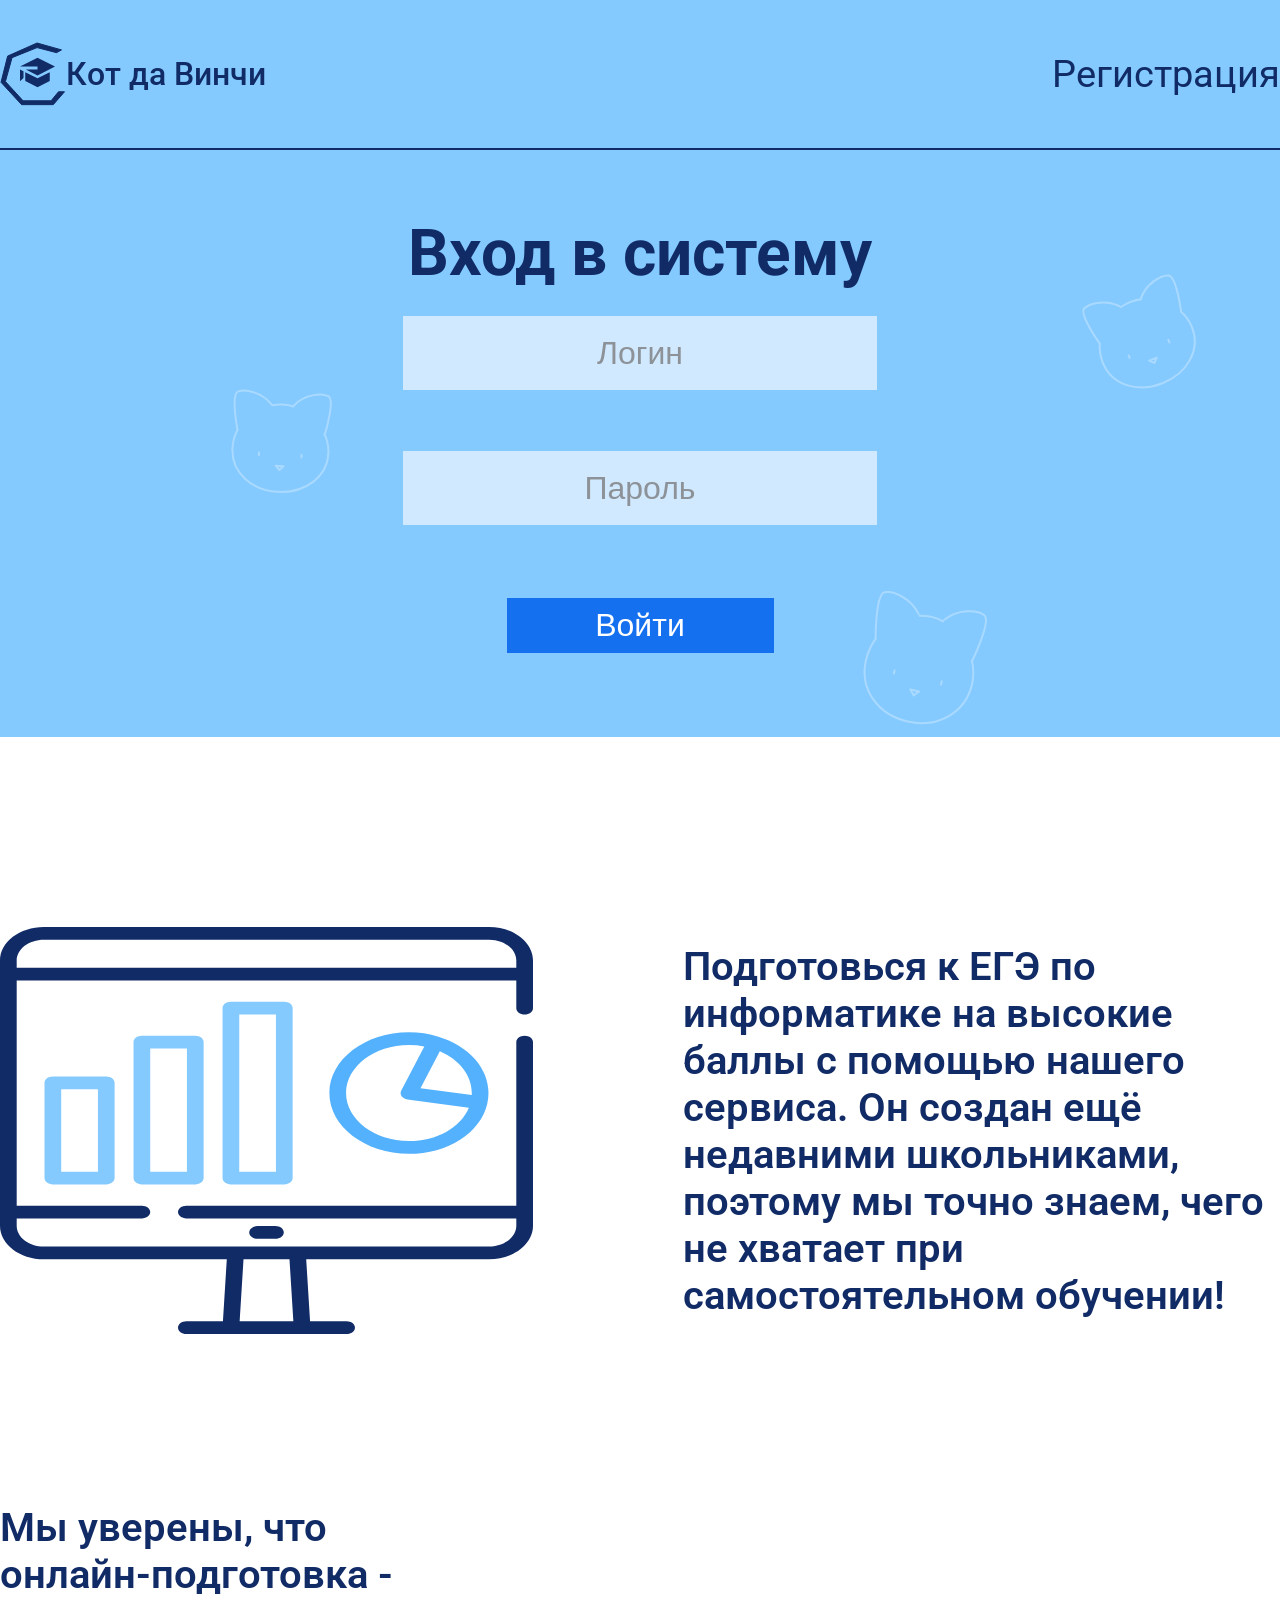
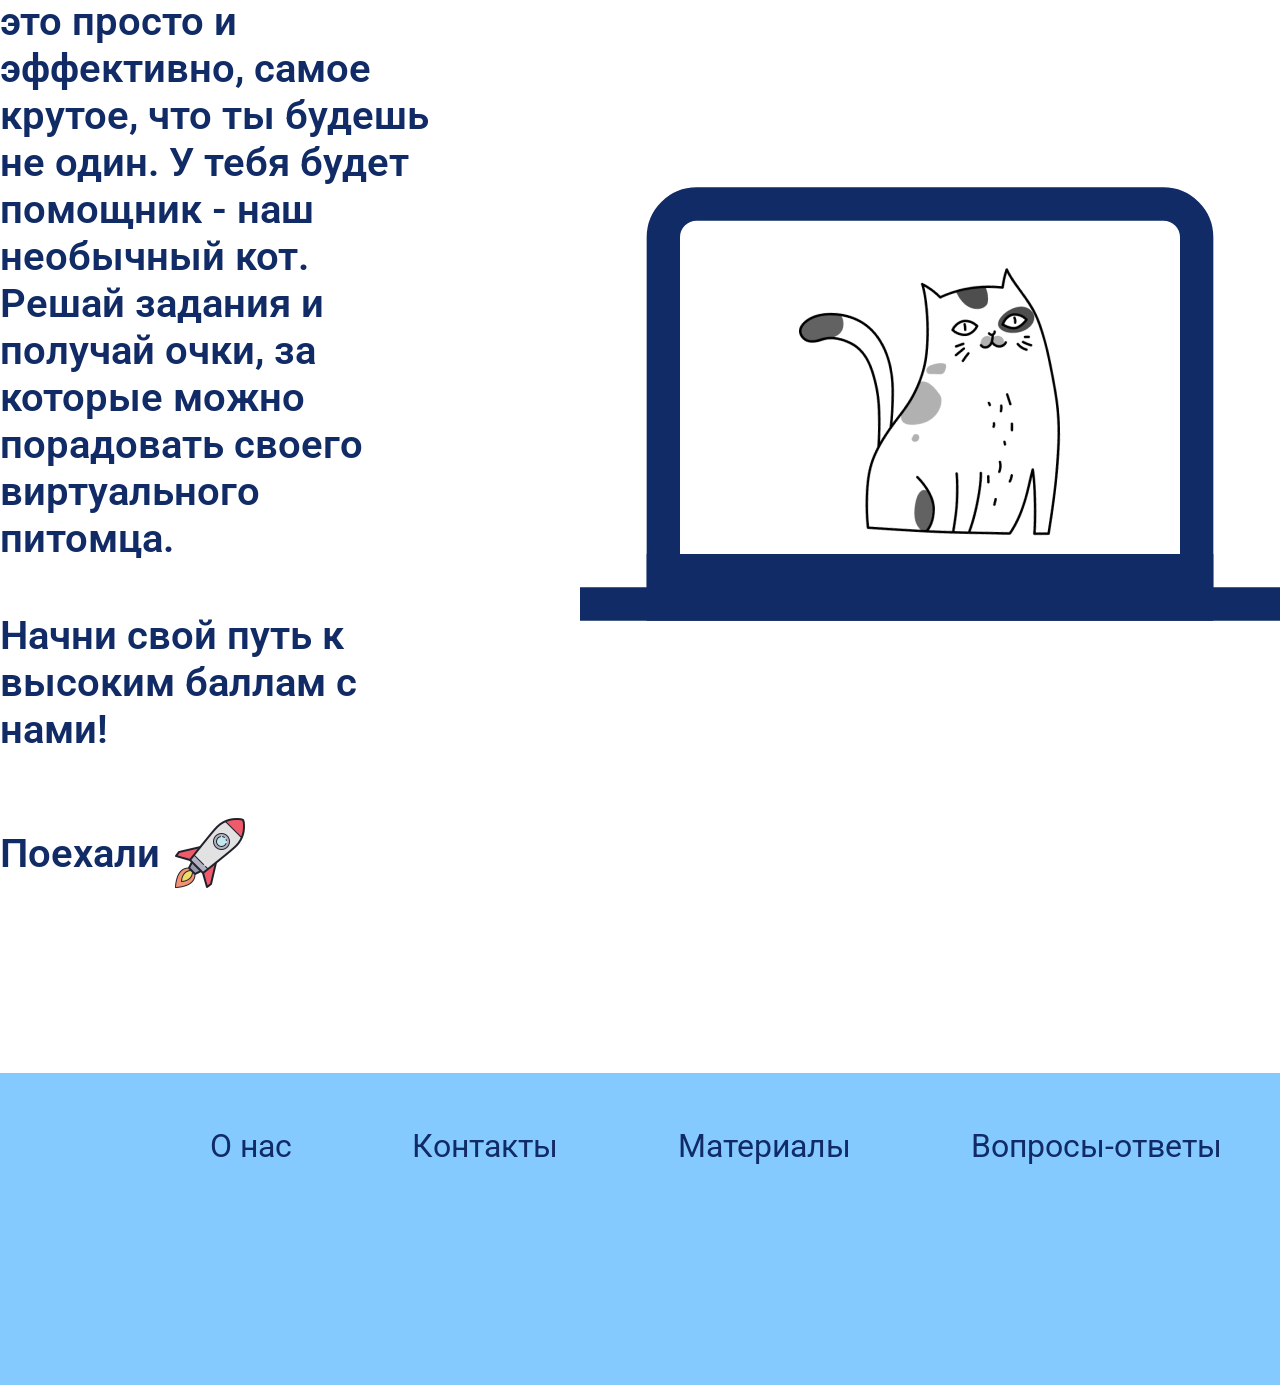
<file: index.html>
<!DOCTYPE html>
<html lang="ru">
<head>
    <meta charset="UTF-8">
    <link rel="preconnect" href="https://fonts.googleapis.com"><link rel="preconnect" href="https://fonts.gstatic.com" crossorigin><link href="https://fonts.googleapis.com/css2?family=Open+Sans:wght@700&family=Roboto:wght@400;500;700&display=swap" rel="stylesheet">
    <link href="css/reset.css" rel="stylesheet">
    <link href="css/style.css" rel="stylesheet">
    <title>Кот да Винчи</title>
</head>
<body>
    <header class="main-header">
        <nav class="main-nav">
            <a class="logo" href="#">
                <img class="logo-img" src="img/logo.svg" alt="Логотип сайта Кот да Винчи">
                <h2 class="logo-name">Кот да Винчи</h2>
            </a>
            <div class="header-registration">
                <a href="registration.html">Регистрация</a>
            </div>

        </nav>
    </header>
    <main class="body-main">
        <section class="main-login">
            <form action="#" method="POST" name="login">
                <h1>Вход в систему</h1>
                <input name="login" type="text" placeholder="Логин">
                <input class="last-input-in-list" name="password" type="password" placeholder="Пароль">
                <button type="submit">Войти</button>
            </form>
        </section>
        <section class="about">
            <img src="img/monitor.svg" alt="">
            <p>Подготовься к ЕГЭ по информатике на высокие баллы с помощью нашего сервиса. Он создан ещё недавними школьниками, поэтому мы точно знаем, чего не хватает при самостоятельном обучении!</p>
        </section>
        <section class="about">
            <img src="img/laptop.svg" alt="">
            <div class="description">
                <p>Мы уверены, что онлайн-подготовка - это просто и эффективно, самое крутое, что ты будешь не один. У тебя будет помощник - наш необычный кот. Решай задания и получай очки, за которые можно порадовать своего виртуального питомца.</p>
                <p>Начни свой путь к высоким баллам с нами!</p>
                <p>Поехали<span class="rocket-wrapper"></span></p>
            </div>
        </section>
    </main>
    <footer class="main-footer">
        <ul class="footer-nav">
            <li class="footer-nav-item"><a href="#">О нас</a></li>
            <li class="footer-nav-item"><a href="#">Контакты</a></li>
            <li class="footer-nav-item"><a href="#">Материалы</a></li>
            <li class="footer-nav-item"><a href="#">Вопросы-ответы</a></li>
        </ul>
    </footer>
</body>
</html>
</file>
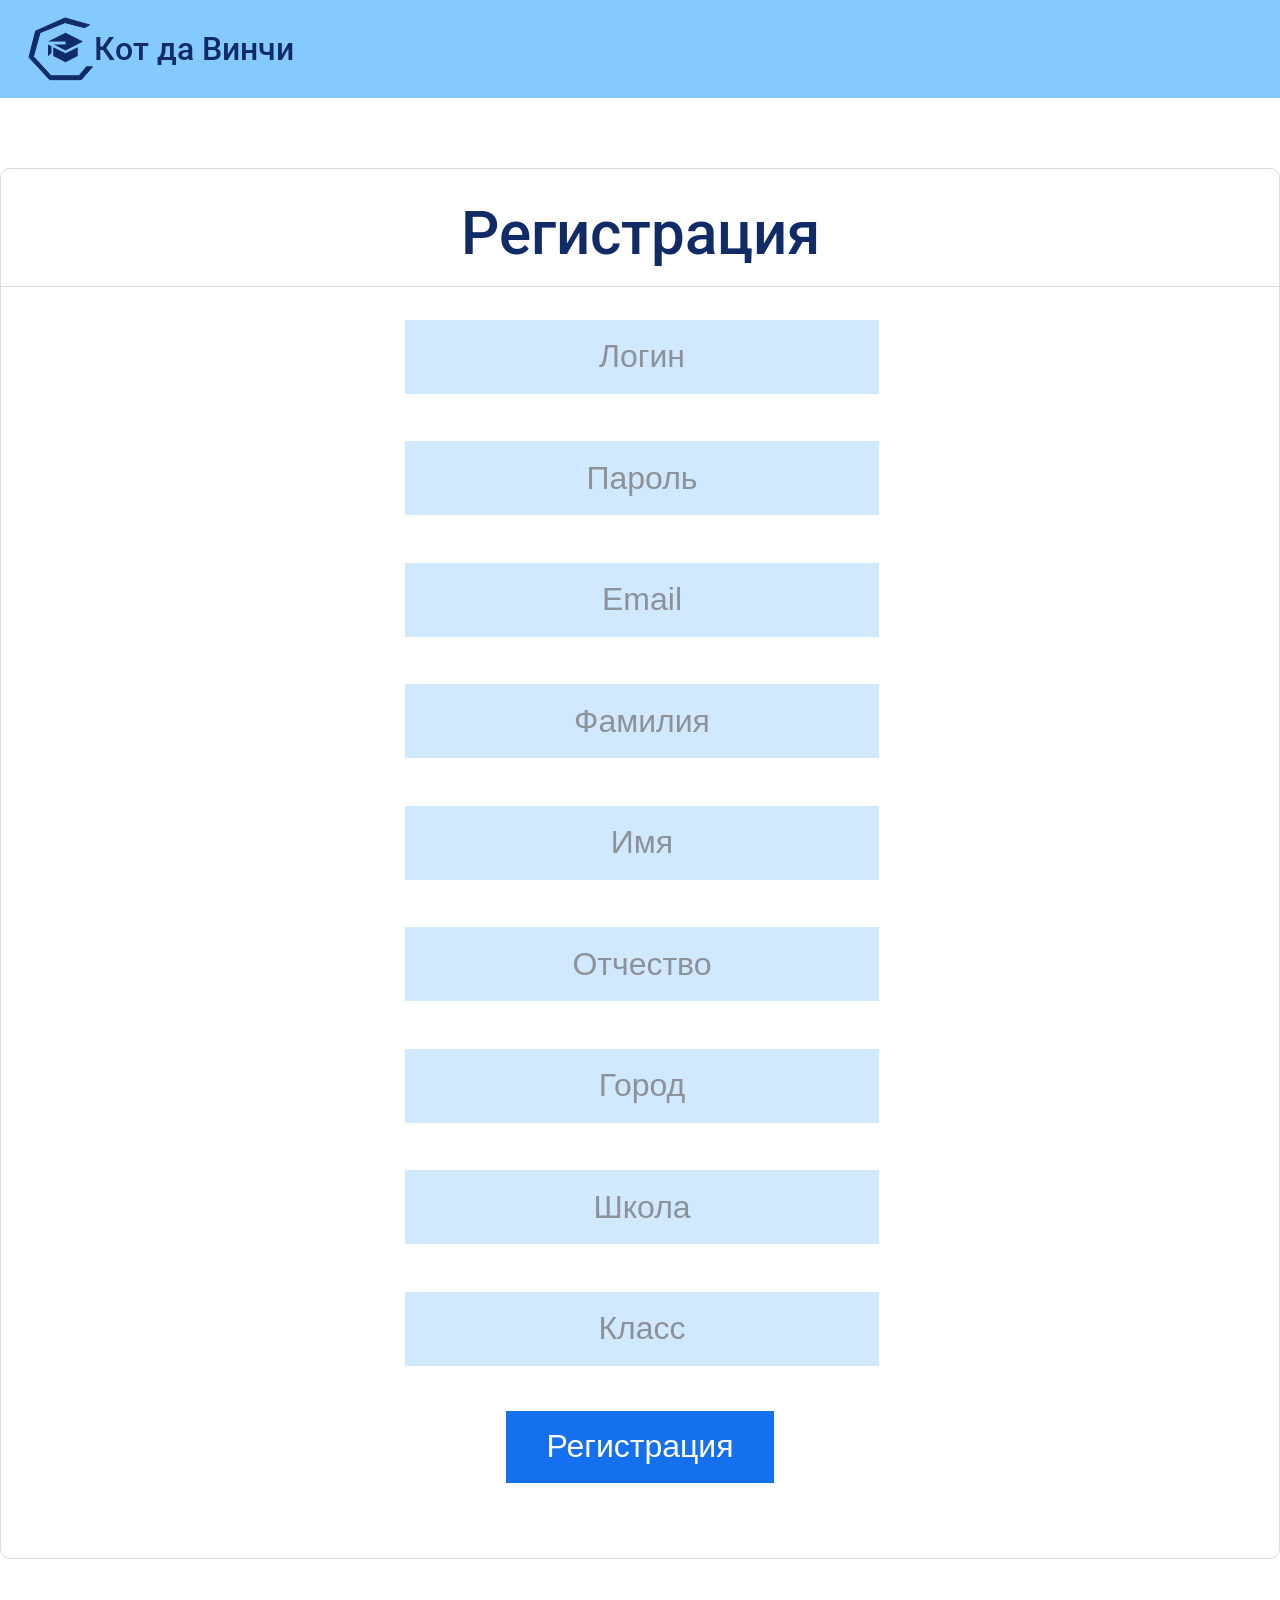
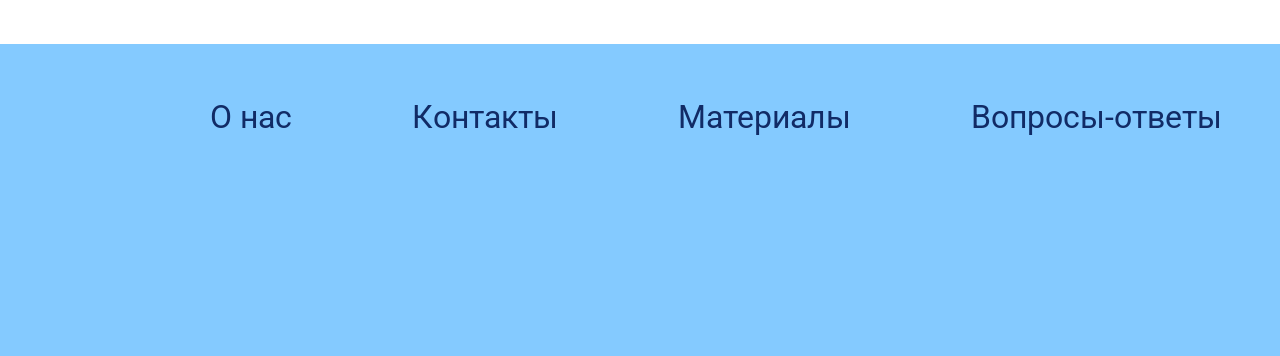
<file: registration.html>
<!DOCTYPE html>
<html lang="en">
<head>
    <meta charset="UTF-8">
    <link rel="preconnect" href="https://fonts.googleapis.com"><link rel="preconnect" href="https://fonts.gstatic.com" crossorigin><link href="https://fonts.googleapis.com/css2?family=Open+Sans:wght@700&family=Roboto:wght@400;500;700&display=swap" rel="stylesheet">
    <link href="css/reset.css" rel="stylesheet">
    <link href="css/style.css" rel="stylesheet">
    <title>Кот да Винчи - регистрация</title>
</head>
<body>
    <main>
        <header class="pages-header">
            <nav class="pages-header-nav">
                <a class="logo" href="index.html">
                    <img class="logo-img" src="img/logo.svg" alt="Логотип сайта Кот да Винчи">
                    <h2 class="logo-name">Кот да Винчи</h2>
                </a>
            </nav>
        </header>
        <article class="registration">
            <h1>Регистрация</h1>
            <form action="/" method="POST" name="registration">
                <input name="login" type="text" placeholder="Логин">
                <input name="password" type="password" placeholder="Пароль">
                <input name="email" type="email" placeholder="Email">
                <input name="surname" type="text" placeholder="Фамилия">
                <input name="name" type="text" placeholder="Имя">
                <input name="patronymic" type="text" placeholder="Отчество">
                <input name="city" type="text" placeholder="Город">
                <input name="school" type="text" placeholder="Школа">
                <input name="class" type="text" placeholder="Класс">
                <a href="variants.html">
                    <button type="submit">Регистрация</button>
                </a>
            </form>
        </article>
        <footer class="main-footer">
            <ul class="footer-nav">
                <li class="footer-nav-item"><a href="#">О нас</a></li>
                <li class="footer-nav-item"><a href="#">Контакты</a></li>
                <li class="footer-nav-item"><a href="#">Материалы</a></li>
                <li class="footer-nav-item"><a href="#">Вопросы-ответы</a></li>
            </ul>
        </footer>
    </main>
</body>
</html>
</file>
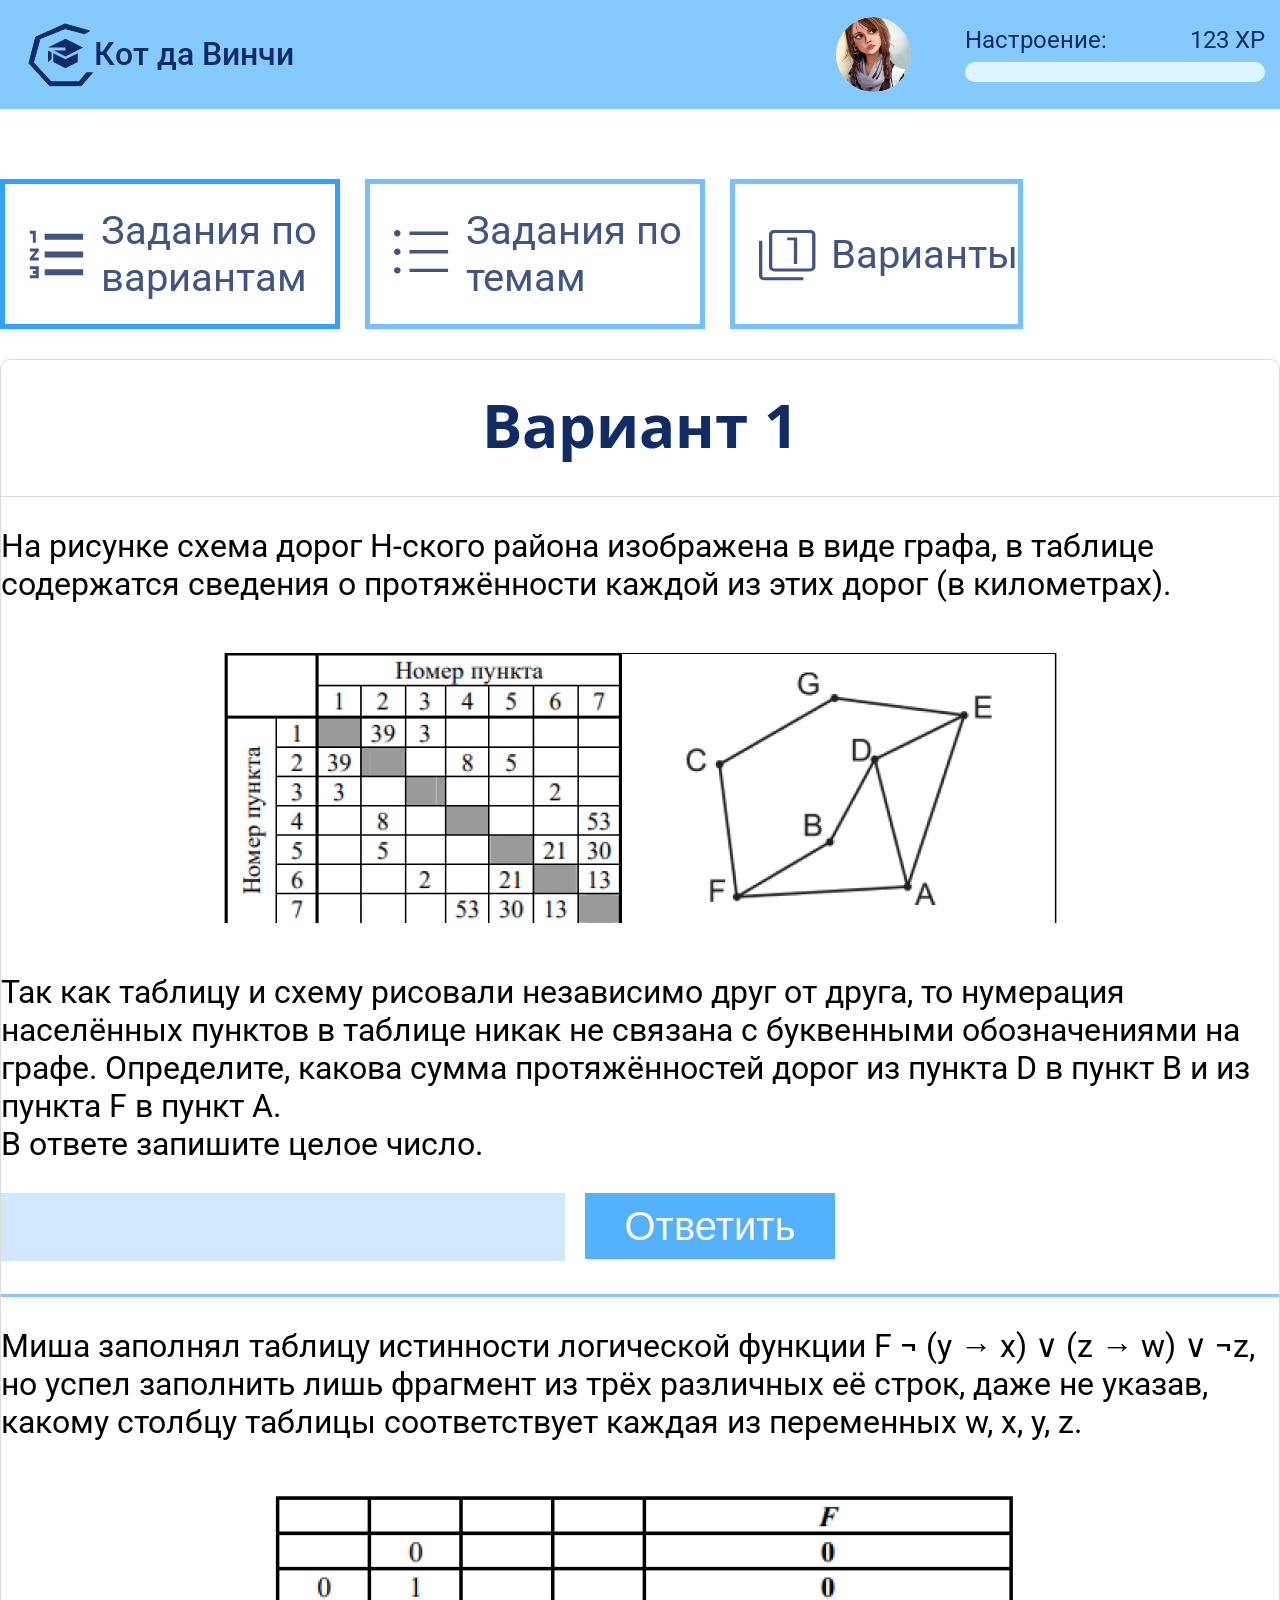
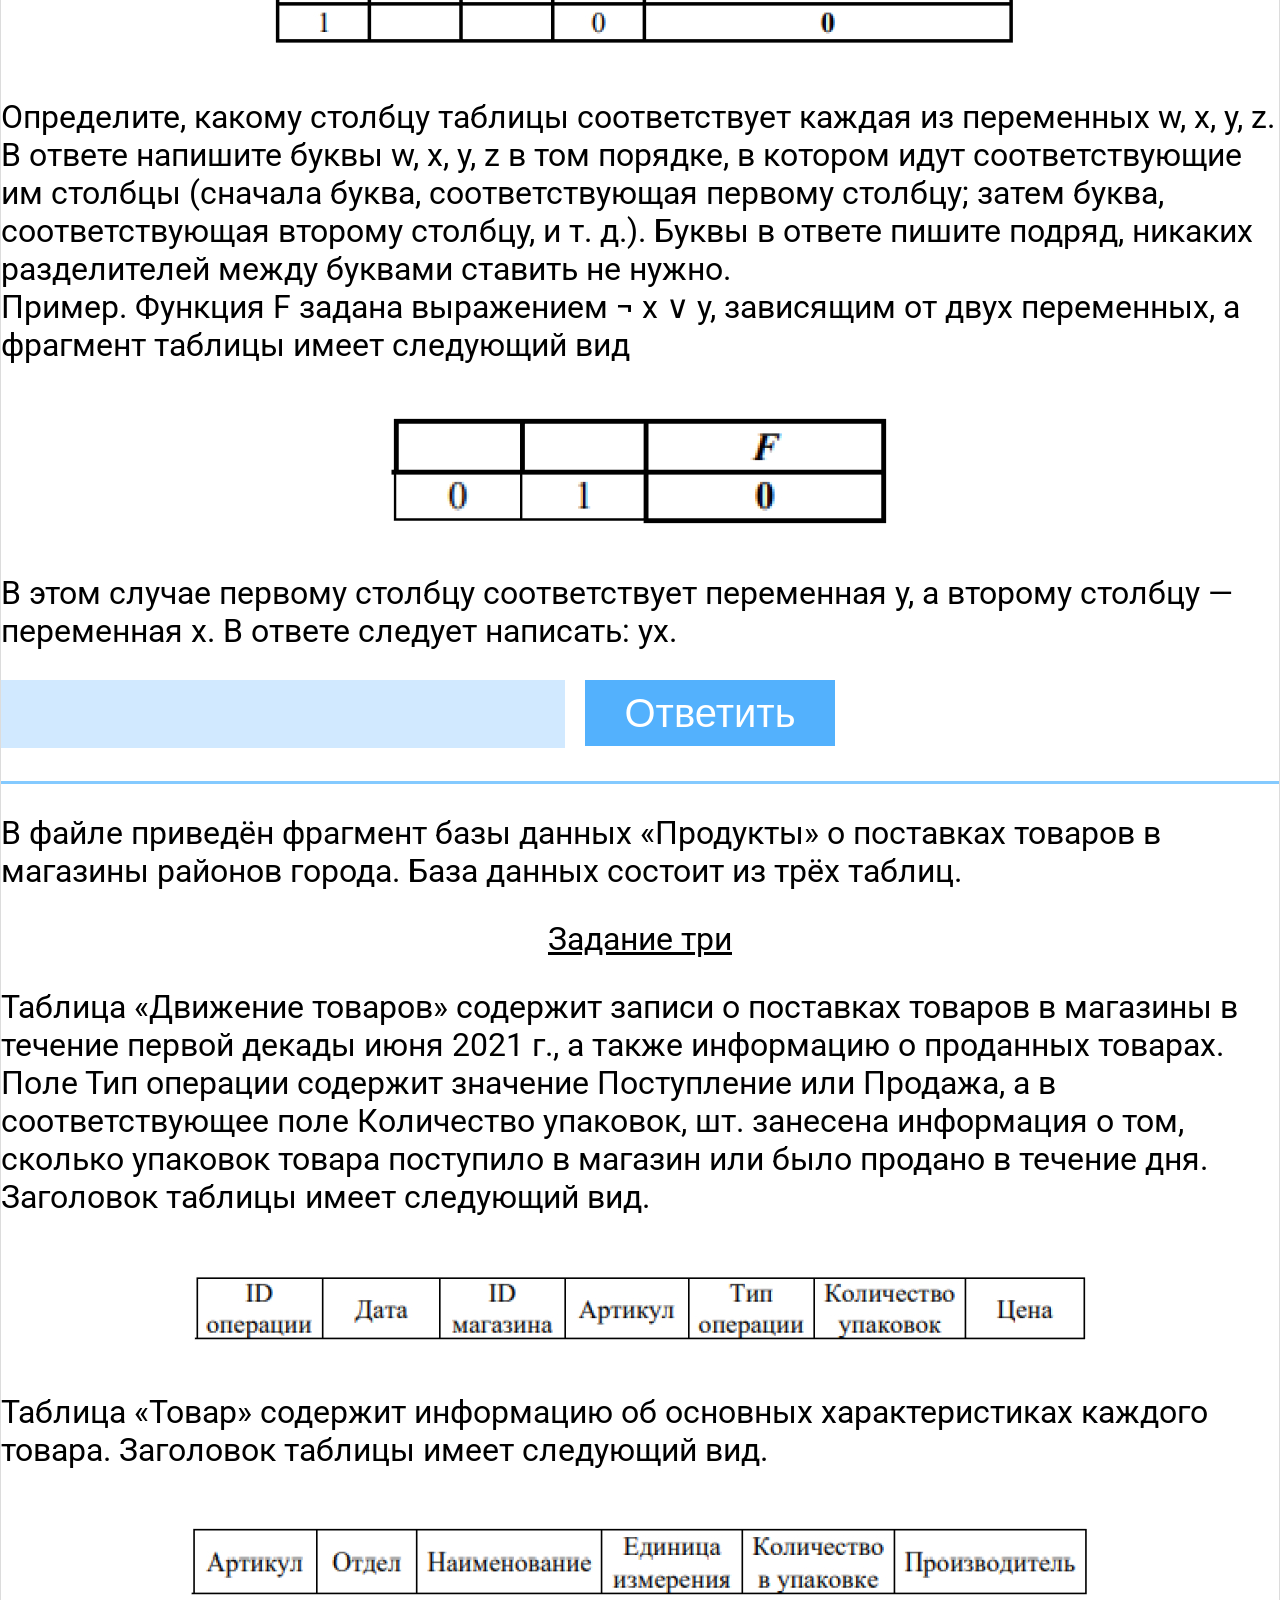
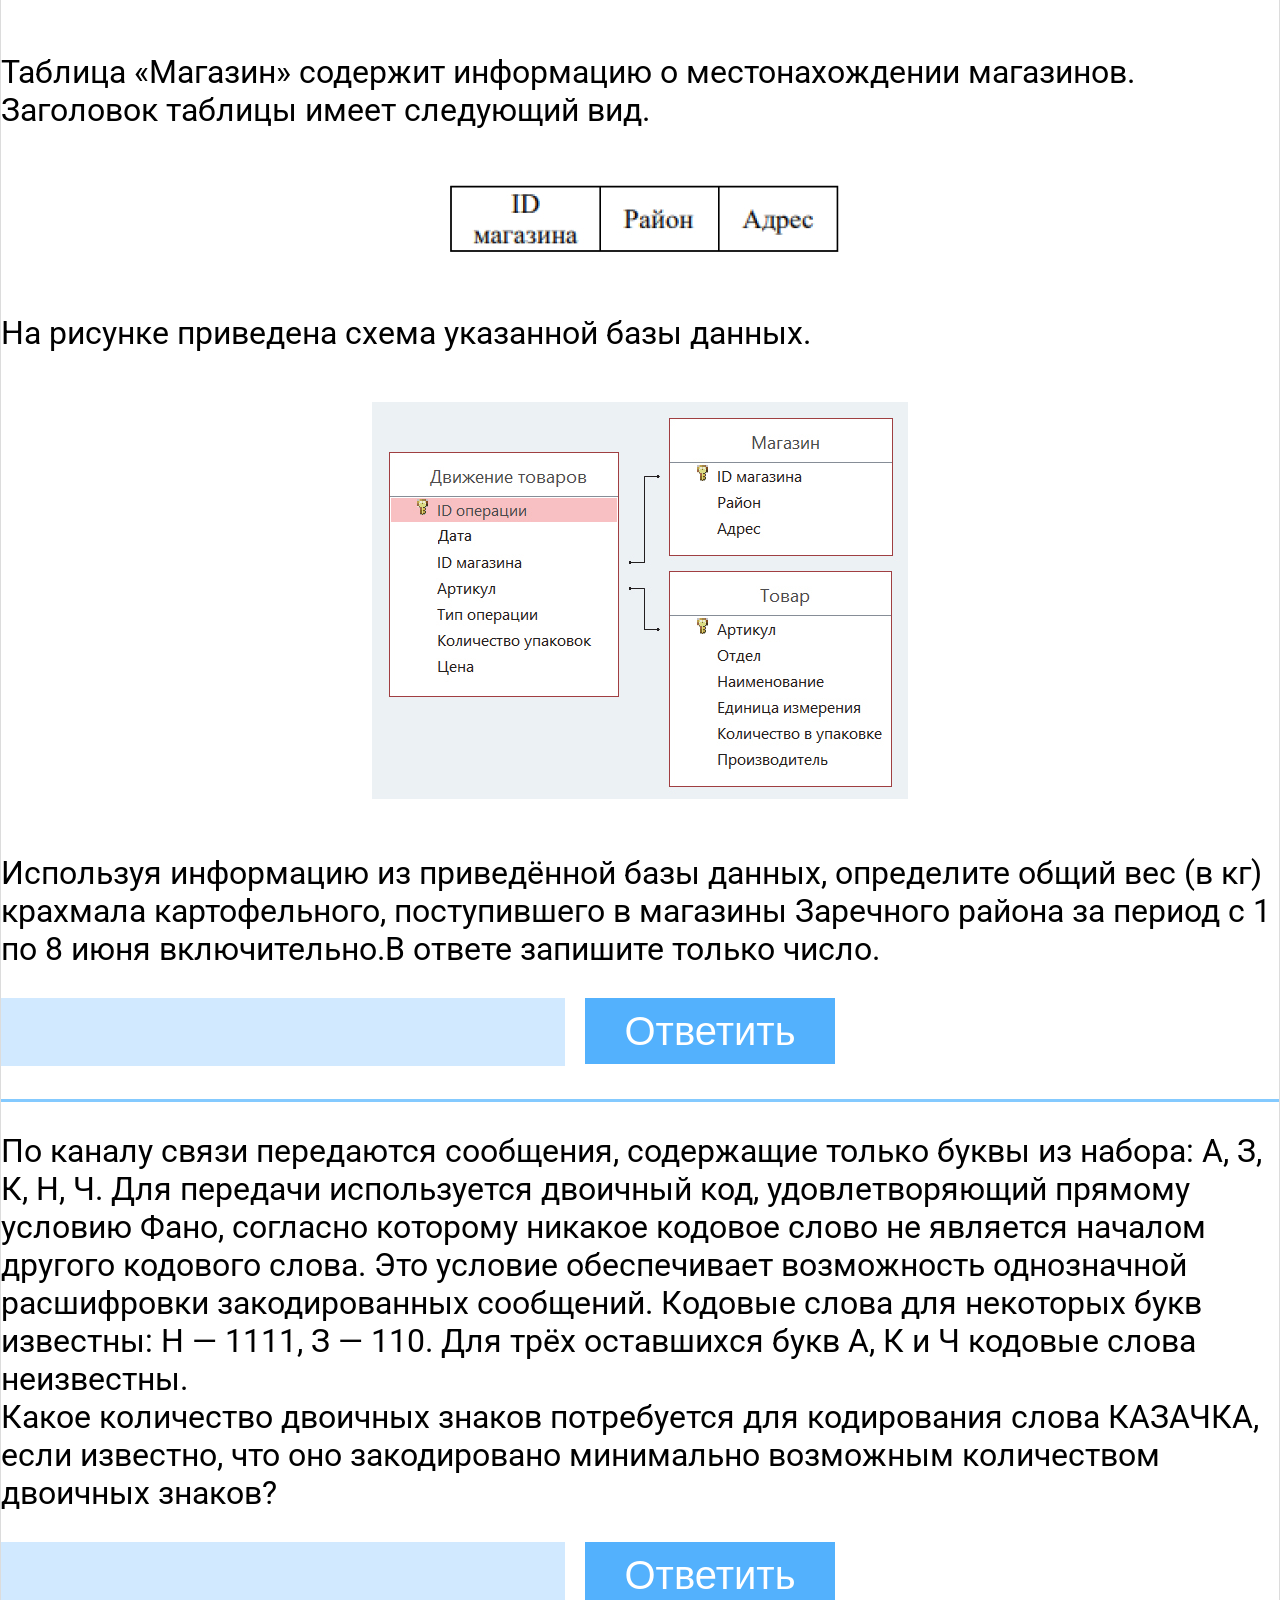
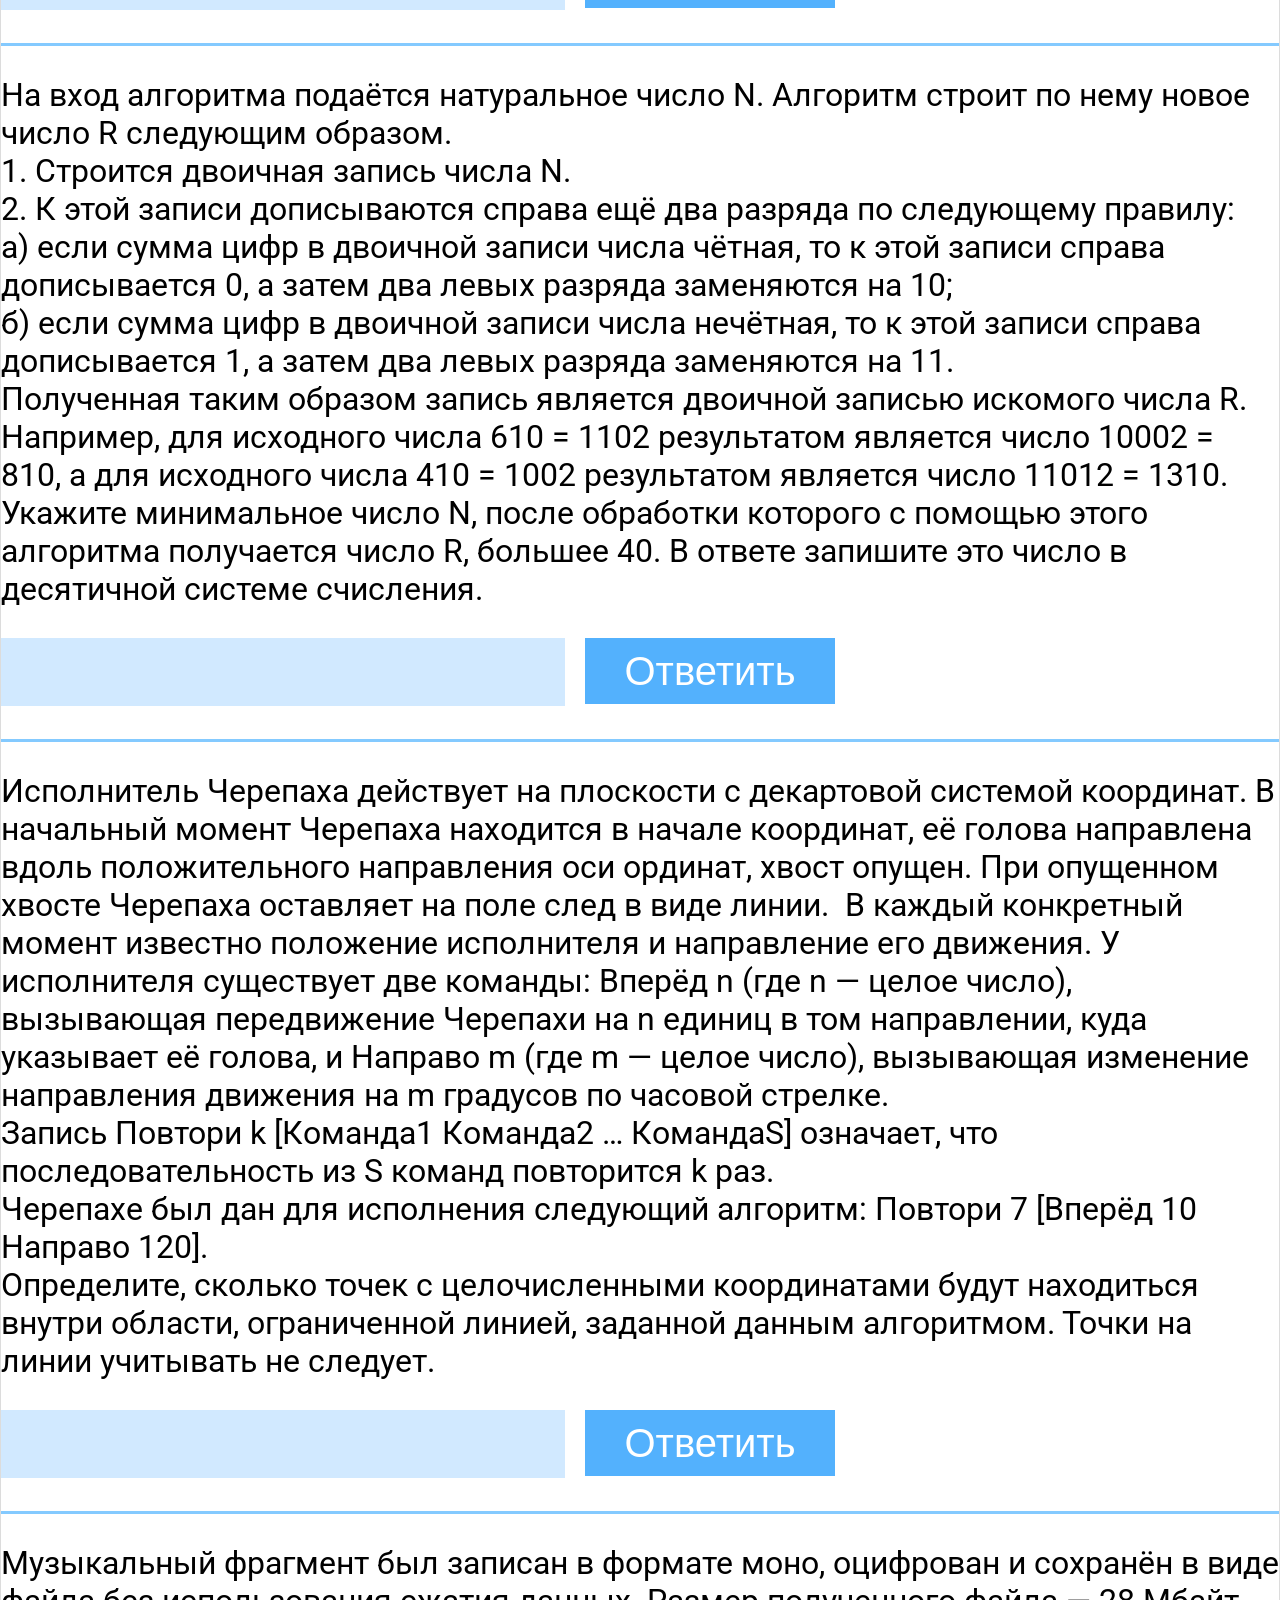
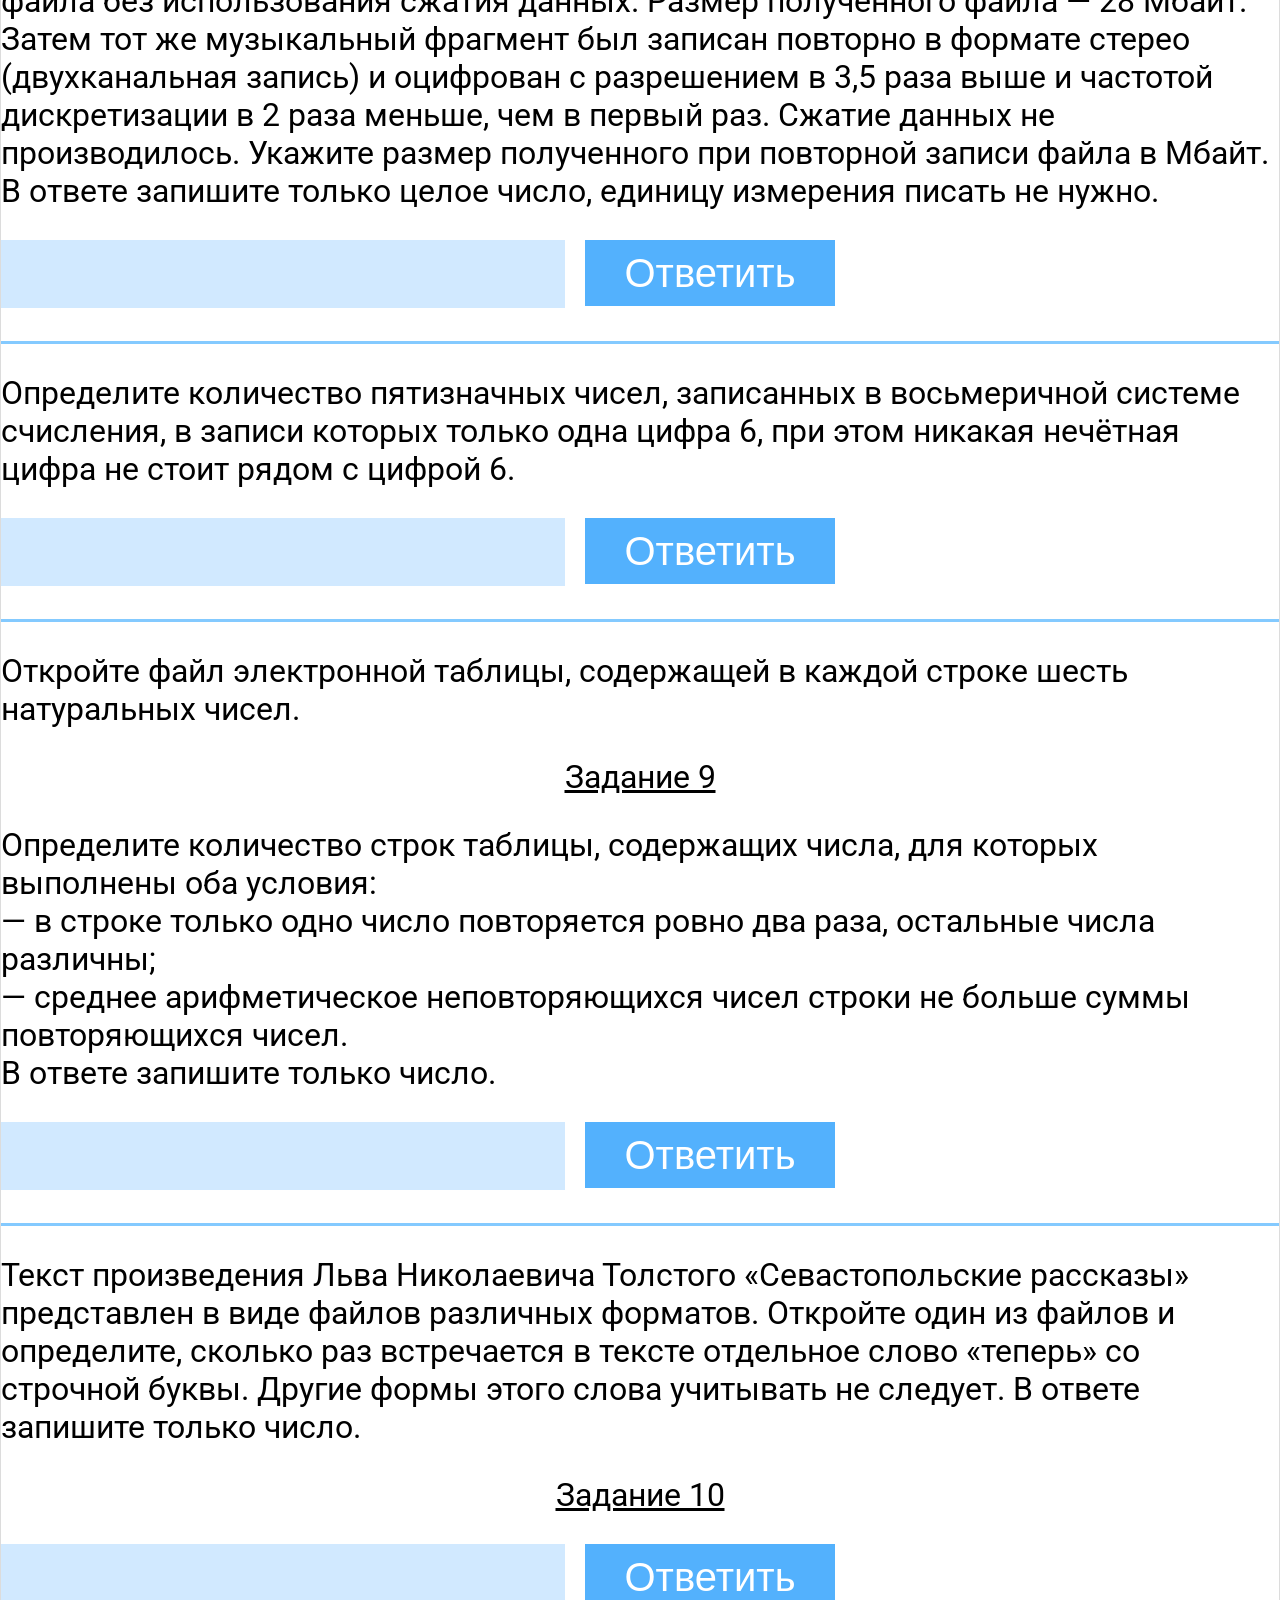
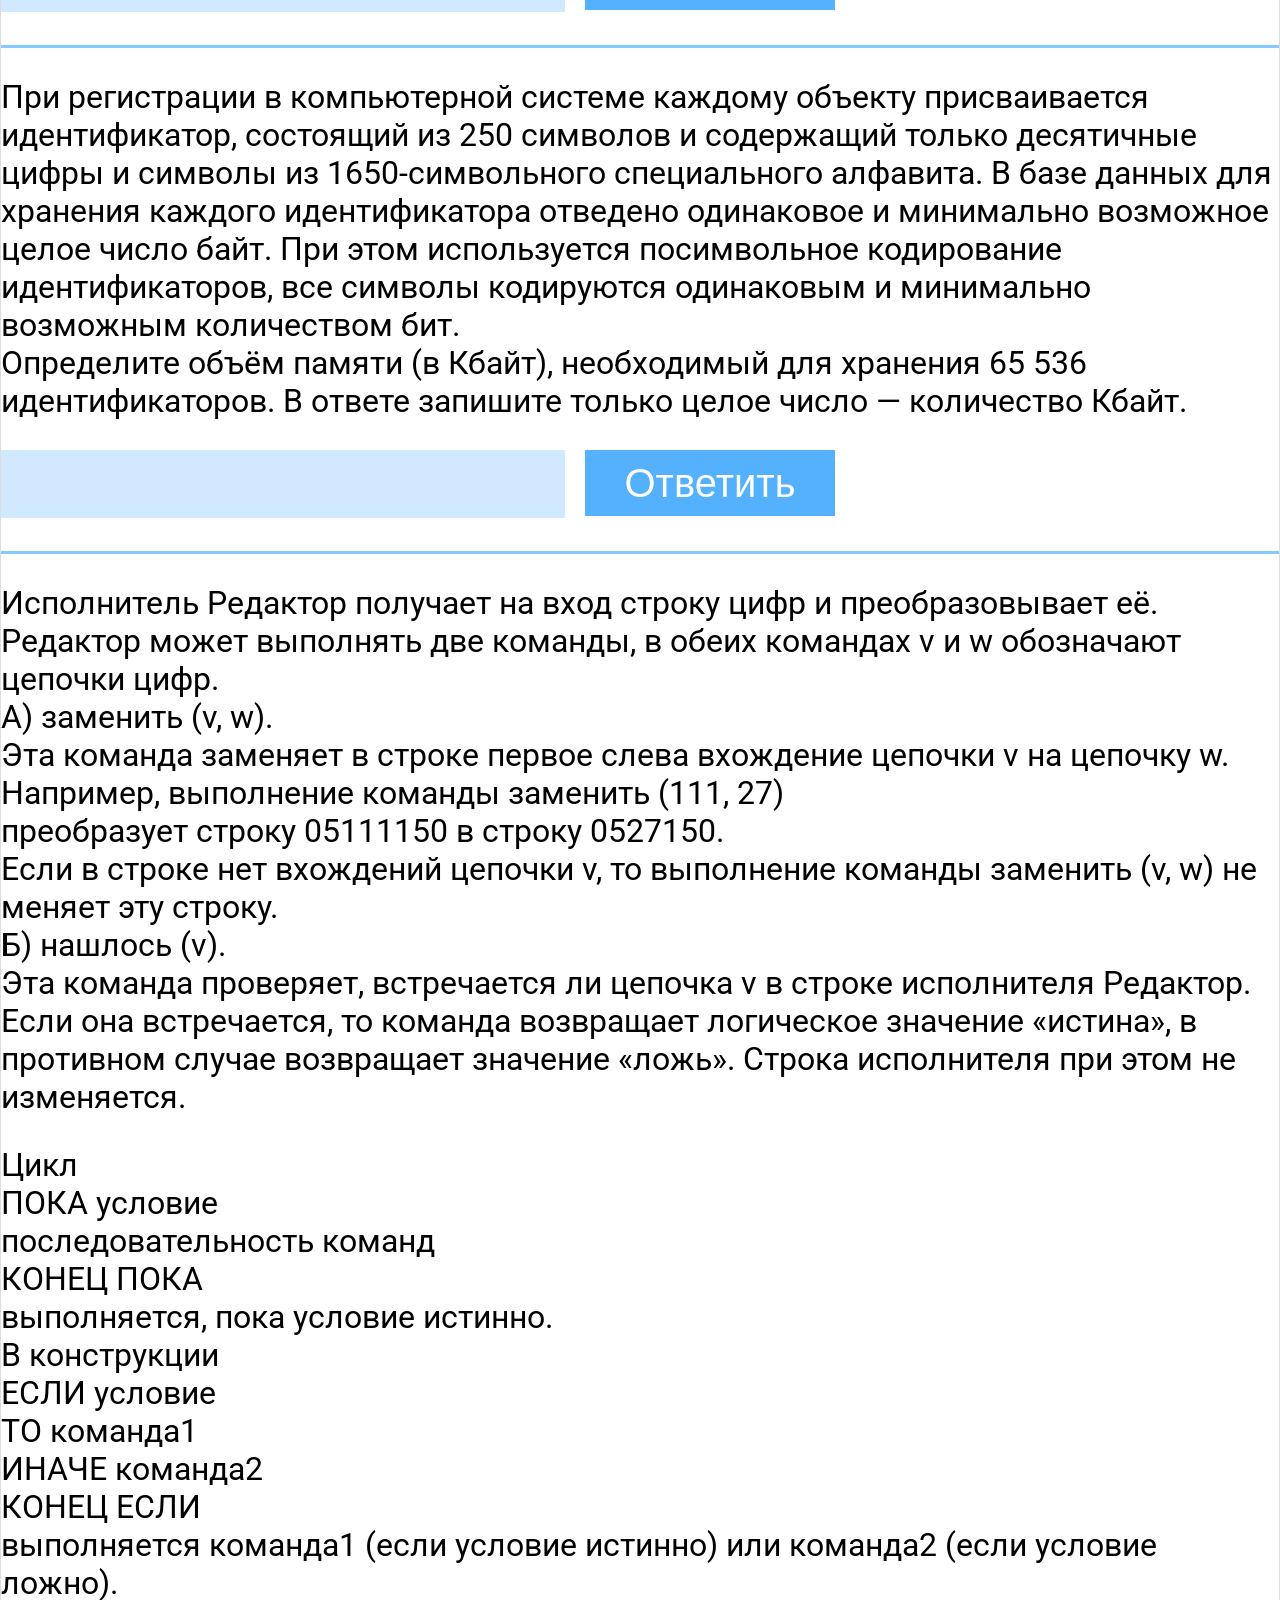
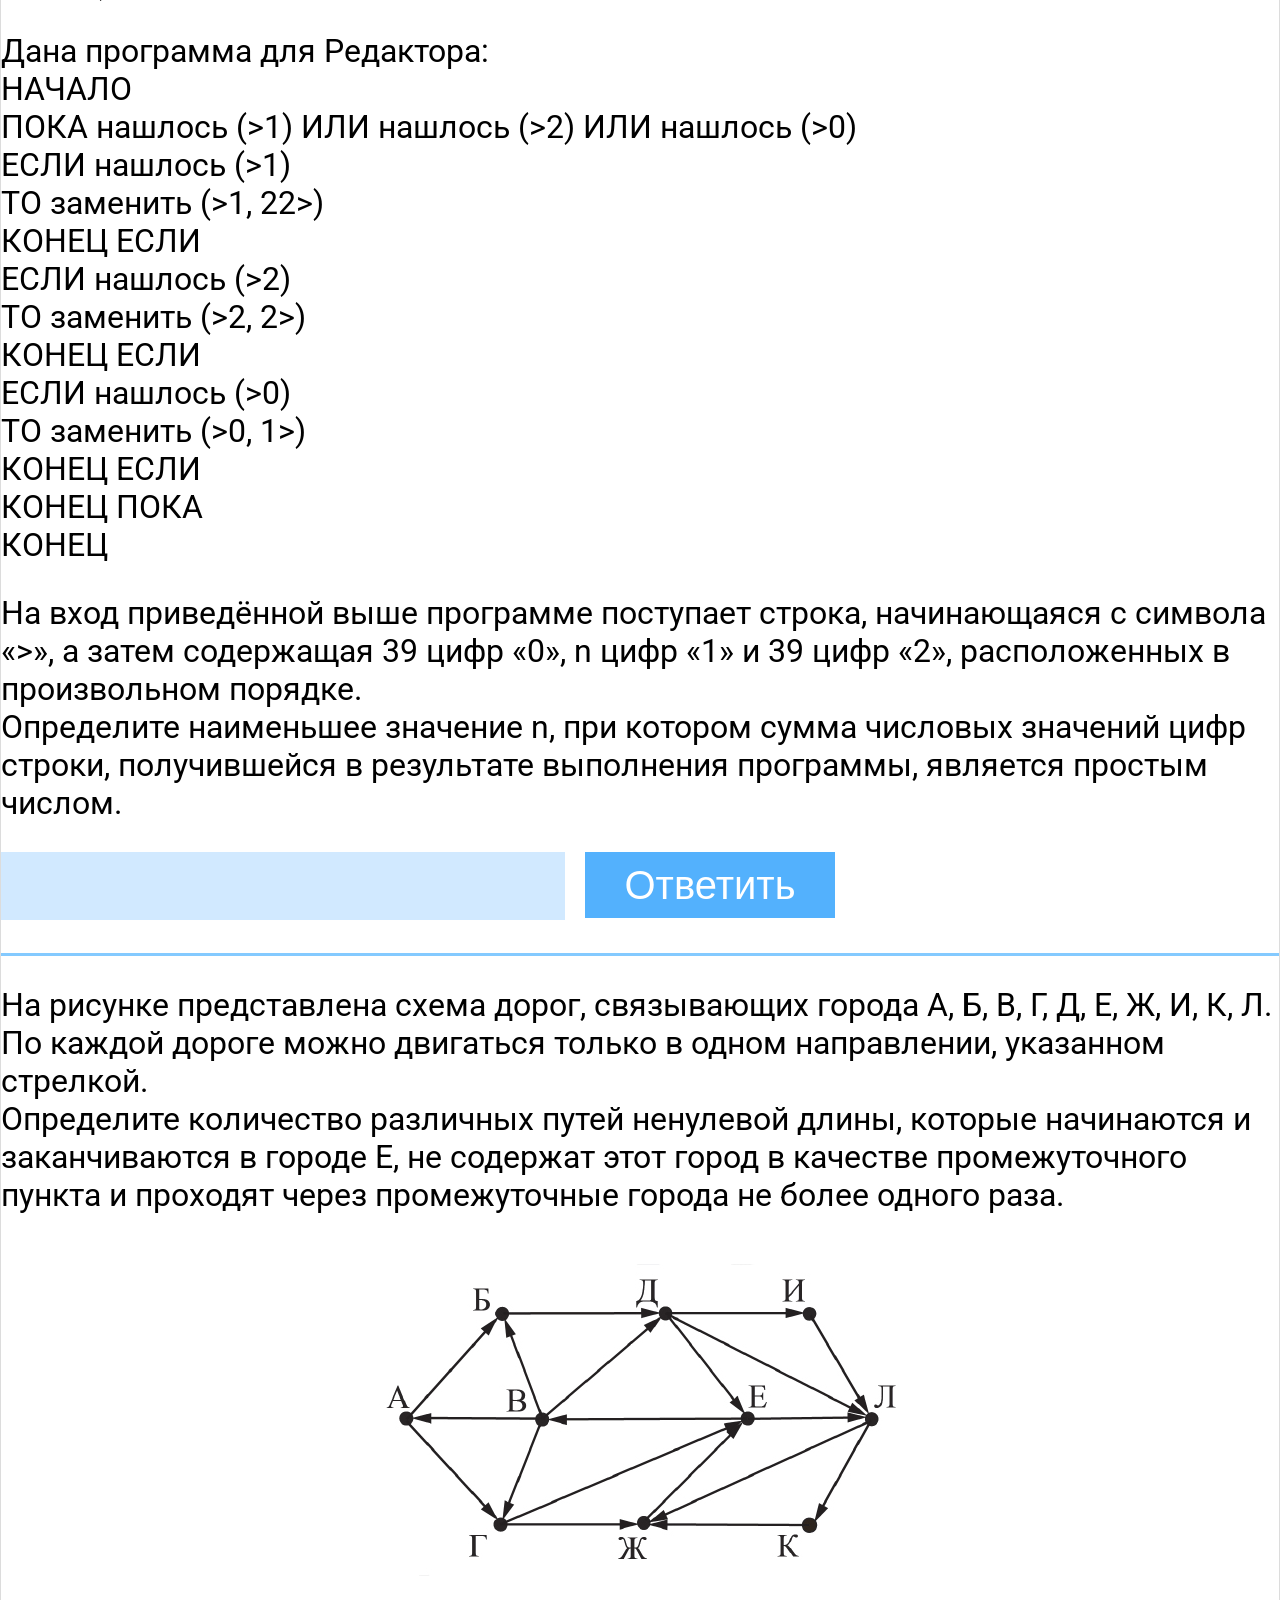
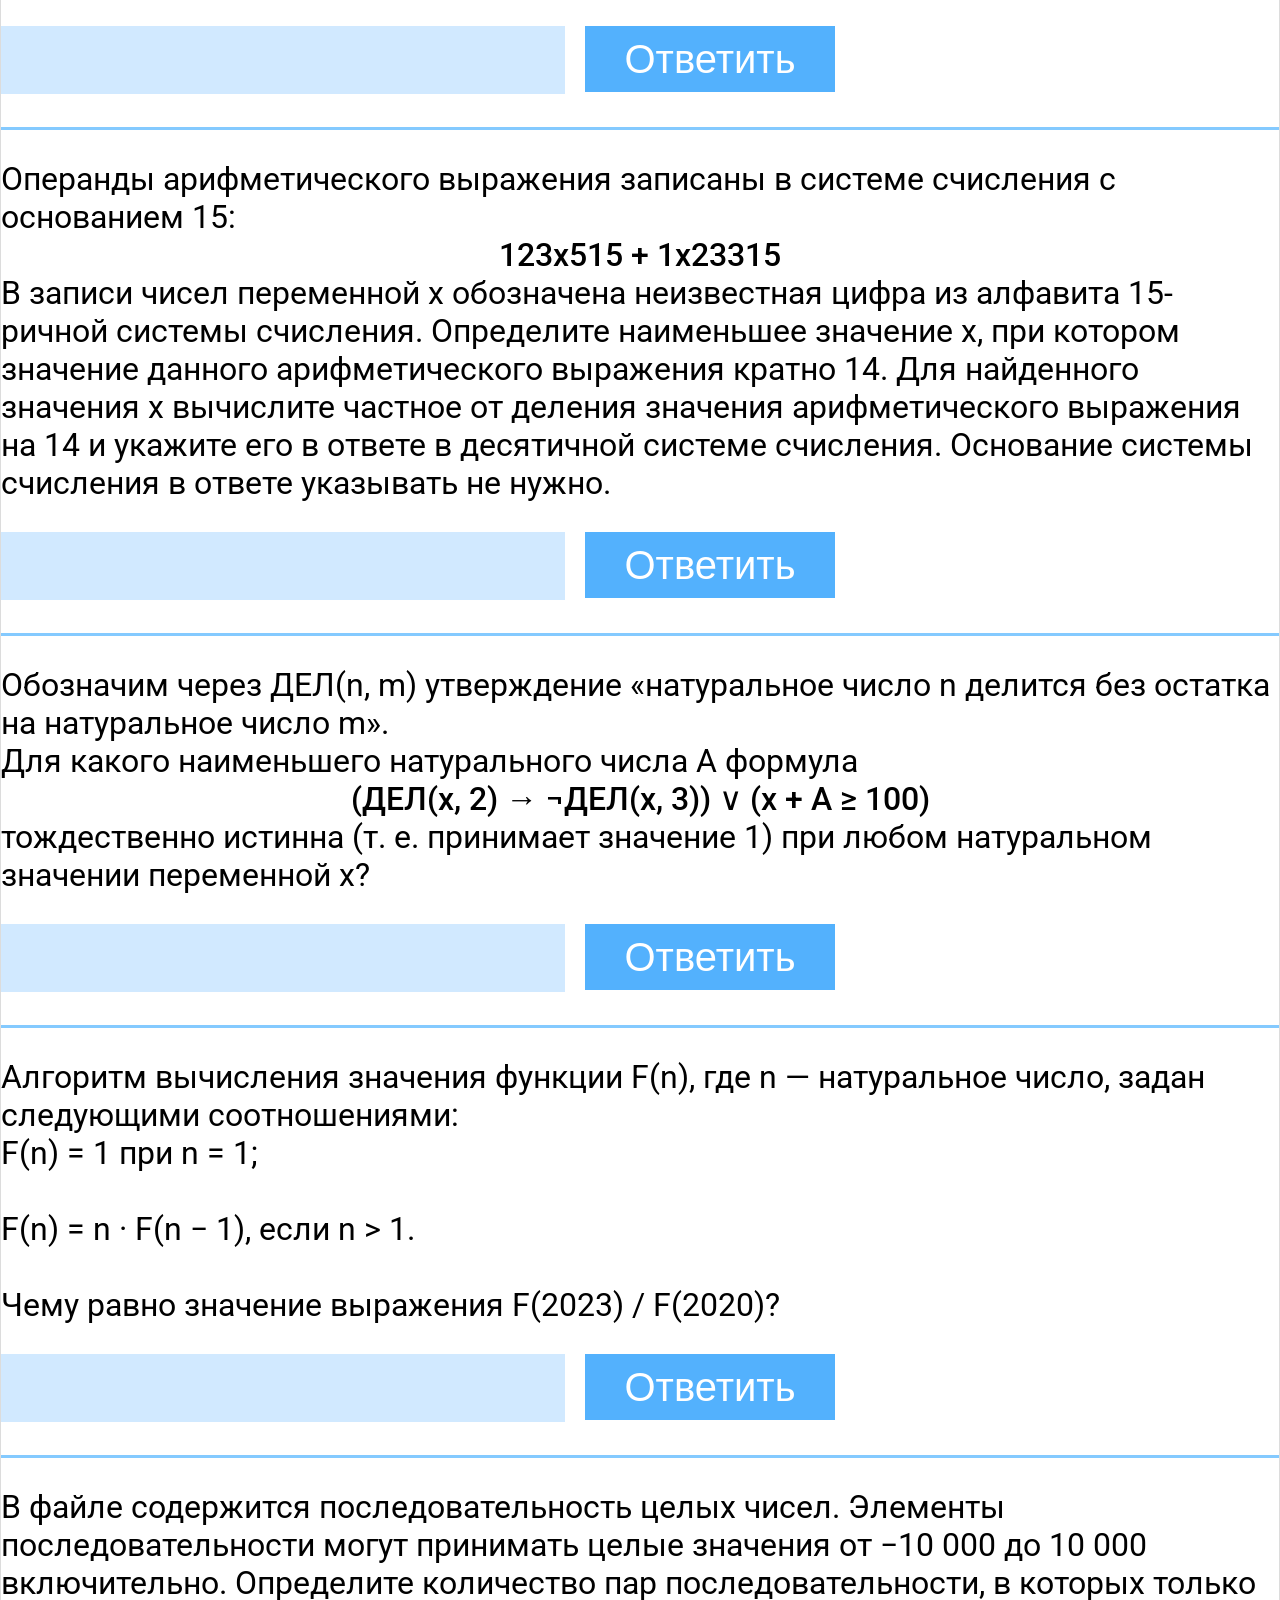
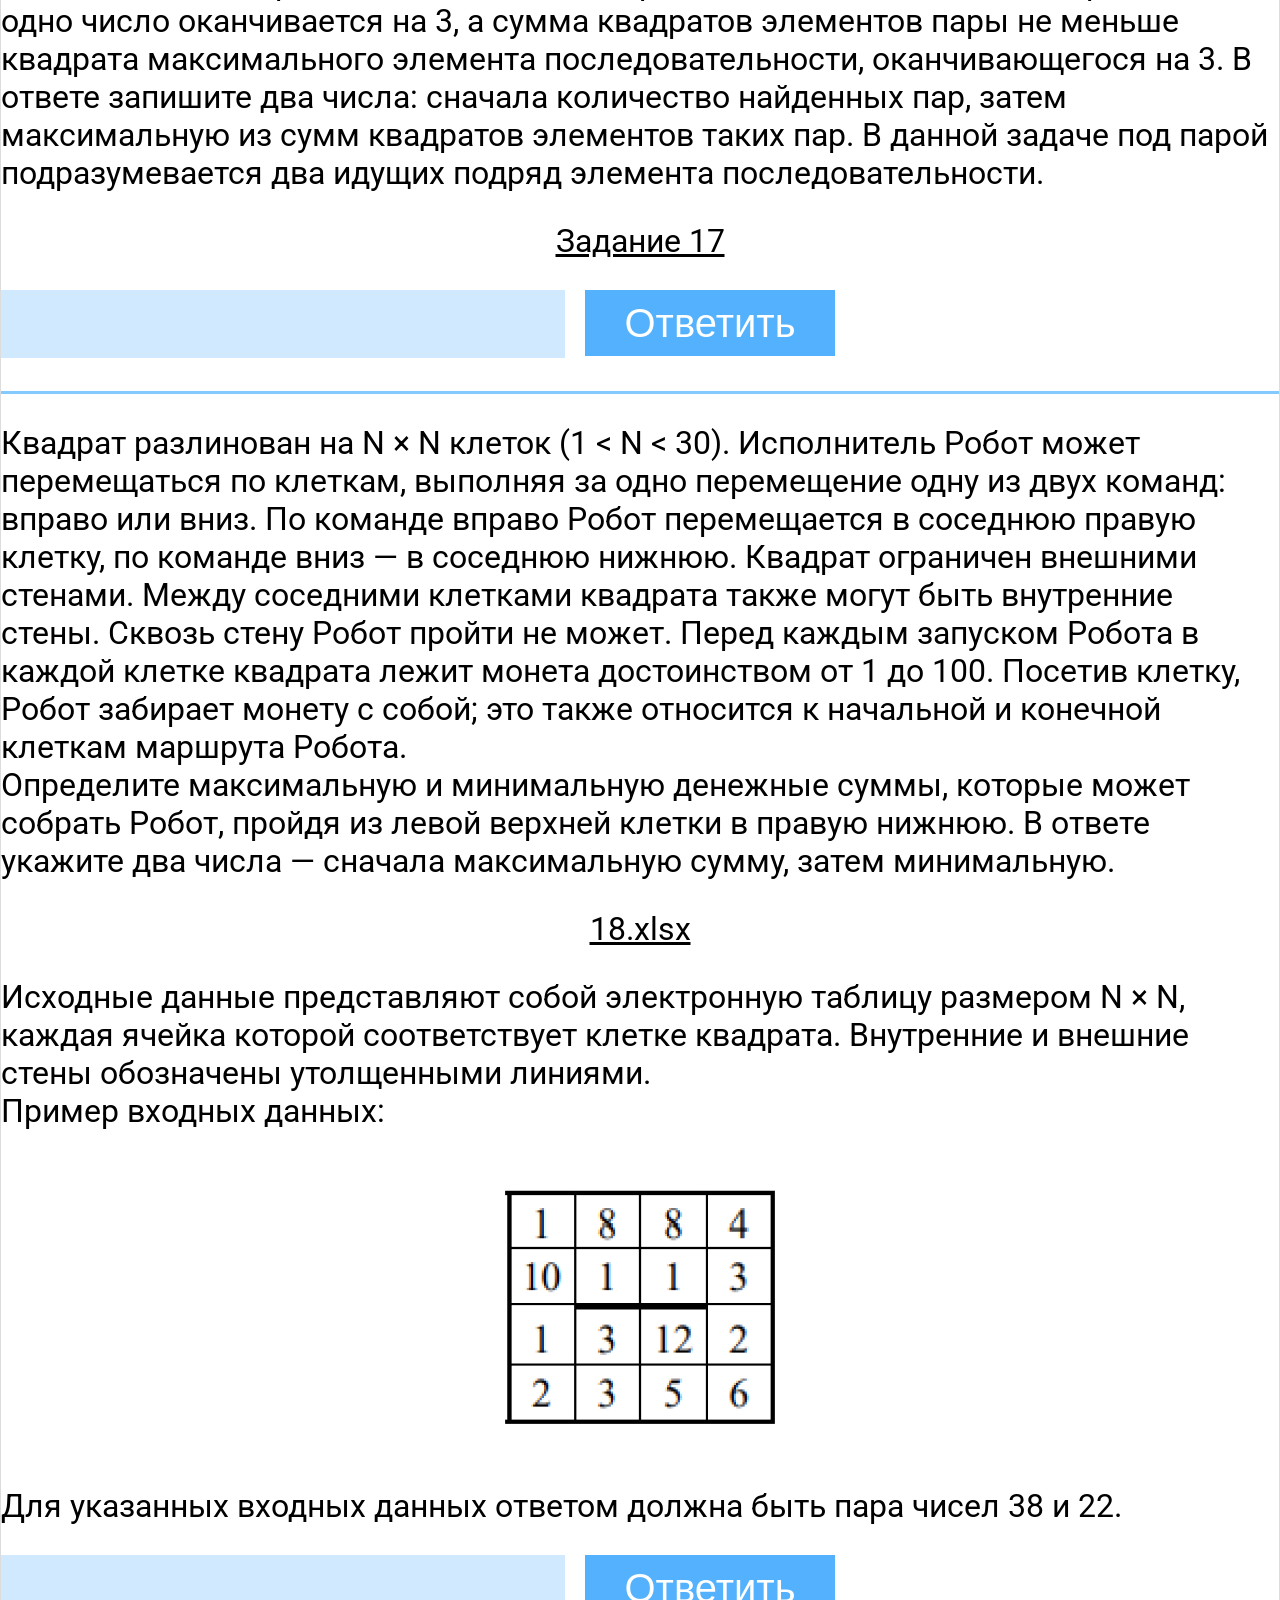
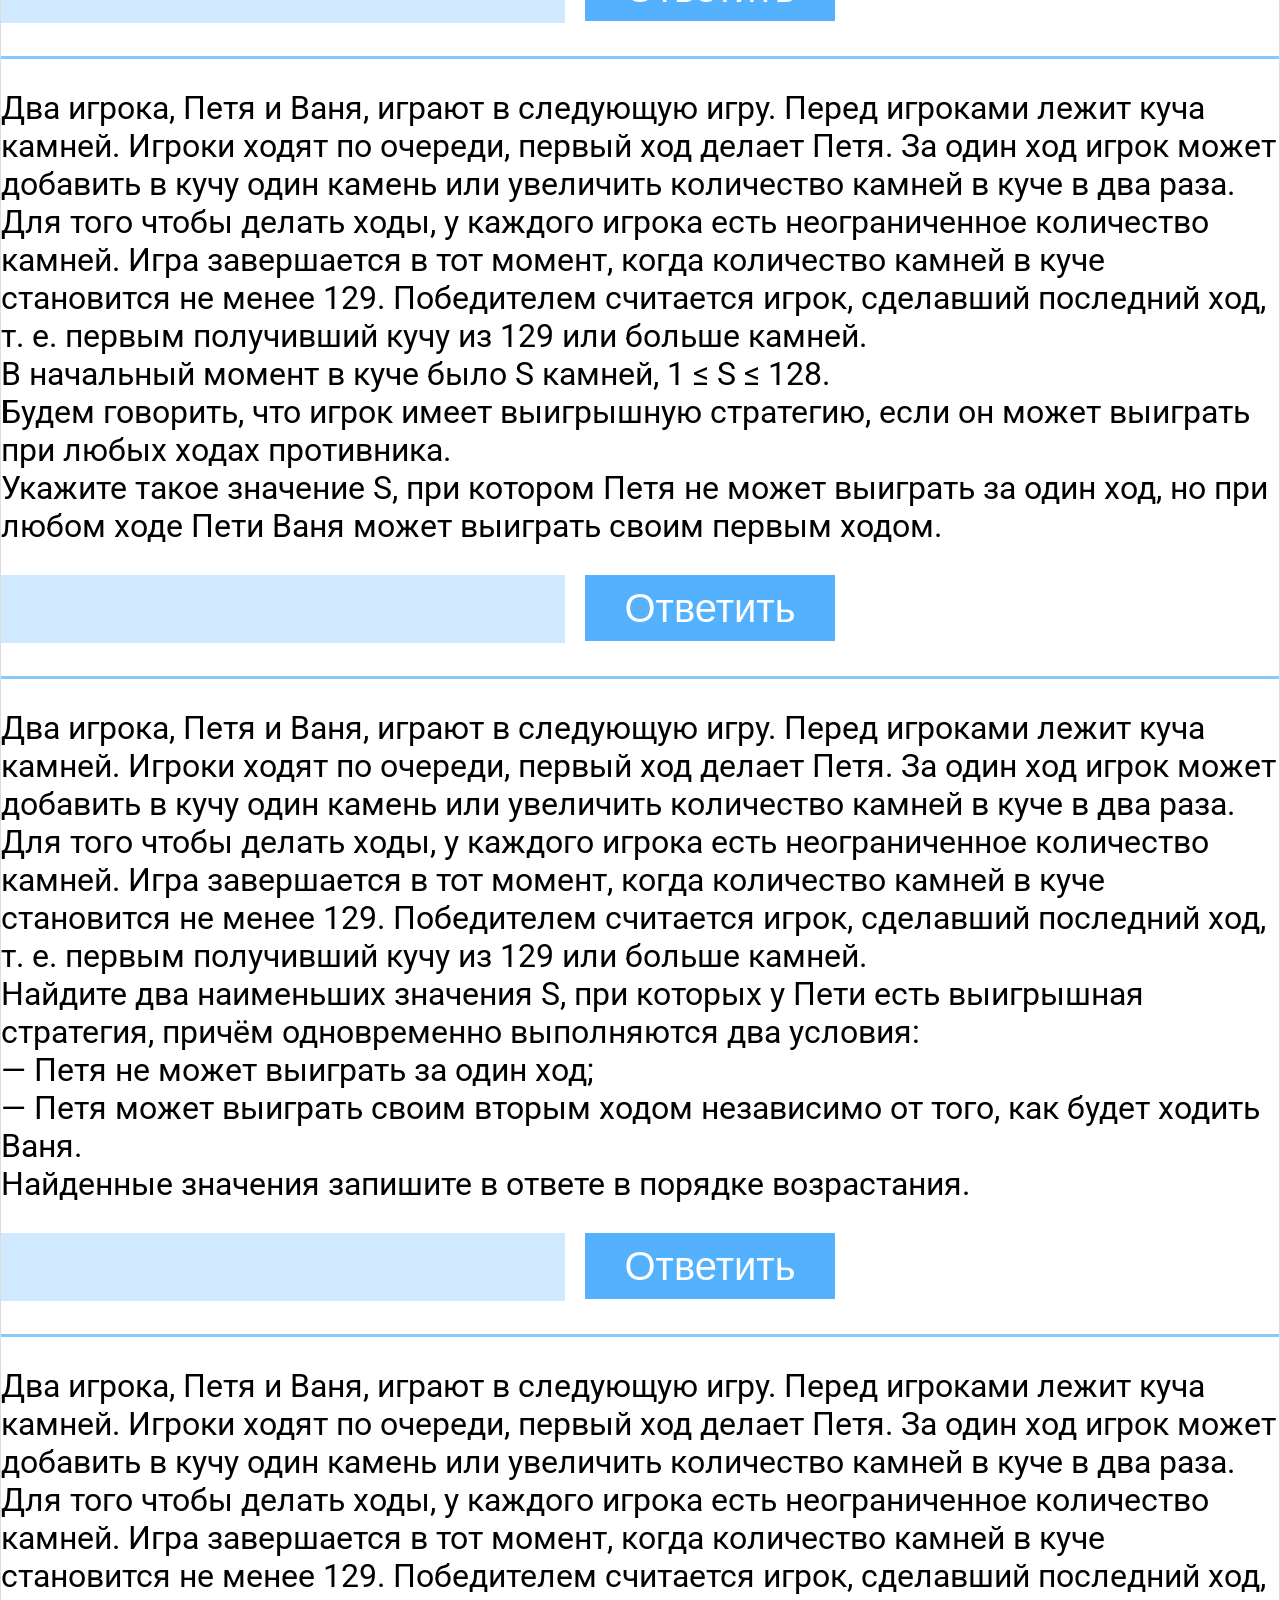
<file: variant.html>
<!DOCTYPE html>
<html lang="en">
<head>
    <meta charset="UTF-8">
    <link rel="preconnect" href="https://fonts.googleapis.com"><link rel="preconnect" href="https://fonts.gstatic.com" crossorigin><link href="https://fonts.googleapis.com/css2?family=Open+Sans:wght@700&family=Roboto:wght@400;500;700&display=swap" rel="stylesheet">
    <link href="css/reset.css" rel="stylesheet">
    <link href="css/style.css" rel="stylesheet">
    <title>Вариант 1</title>
</head>
<body>
    <header class="pages-header">
        <nav class="pages-header-nav">
            <a class="logo" href="index.html">
                <img class="logo-img" src="img/logo.svg" alt="Логотип сайта Кот да Винчи">
                <h2 class="logo-name">Кот да Винчи</h2>
            </a>
            <div class="user-info">
                <img src="img/avatar.jpg" alt="Ваш аватар" width="75">
                <div class="pages-header-stats">
                    <p class="user-info-happiness">Настроение: <span class="user-info-happiness__amount">123 XP</span></p>
                    <div class="user-info-happiness__level"></div>
                </div>
            </div>
        </nav>
    </header>
    <main>
        <section class="variants_types">
            <ul class="variants_types_list">
                <li class="variants_types_list-item active numbers">Задания по вариантам</li>
                <li class="variants_types_list-item themes">Задания по темам</li>
                <li class="variants_types_list-item prepared">Варианты</li>
            </ul>
        </section>
        <article class="variant">
            <h1>Вариант 1</h1>
                <ul class="variant-tasks">
                    <li class="variant-task" id="1">
                        <div class="task-wrapper">
                            <div class="number">1.</div>
                            <p>На рисунке схема дорог Н-ского района изображена в виде графа, в таблице содержатся сведения о протяжённости каждой из этих дорог (в километрах).</p>
                            <img src="img/task1.jpg" alt="Изображение к заданию 1">
                            <p>Так как таблицу и схему рисовали независимо друг от друга, то нумерация населённых пунктов в таблице никак не связана с буквенными обозначениями на графе. Определите, какова сумма протяжённостей дорог из пункта D в пункт B и из пункта F в пункт A. <br>В ответе запишите целое число.</p>
                            <form>
                                <input type="text" id="t-1">
                                <button type="button" class="check-answer__button" id="v-1_t-1">Ответить</button>
                            </form>
                        </div>
                    </li>
                    <li class="variant-task" id="2">
                        <div class="task-wrapper">
                            <div class="number">2.</div>
                            <p>Миша заполнял таблицу истинности логической функции F  ¬ (y → x) ∨ (z → w) ∨ ¬z,   но успел заполнить лишь фрагмент из трёх различных её строк, даже не указав, какому столбцу таблицы соответствует каждая из переменных w, x, y, z.</p>
                            <img src="img/task2-1.jpg" alt="Изображение к заданию 2">
                            <p>Определите, какому столбцу таблицы соответствует каждая из переменных w, x, y, z.
                                В ответе напишите буквы w, x, y, z в том порядке, в котором идут соответствующие им столбцы (сначала буква, соответствующая
                                первому столбцу; затем буква, соответствующая второму столбцу, и т. д.). Буквы в ответе пишите подряд, никаких разделителей между
                                буквами ставить не нужно.<br>Пример. Функция F задана выражением ¬ x ∨ y, зависящим от двух переменных, а фрагмент таблицы имеет следующий вид</p>
                            <img src="img/task2-2.jpg" alt="Изображение к заданию 2">
                            <p>В этом случае первому столбцу соответствует переменная y, а второму столбцу — переменная x. В ответе следует написать: yx.</p>
                            <form>
                                <input type="text" id="t-2">
                                <button type="button" class="check-answer__button" id="v-1_t-2">Ответить</button>
                            </form>
                        </div>
                    </li>
                    <li class="variant-task" id="3">
                        <div class="task-wrapper">
                            <div class="number">3.</div>
                            <p>В файле приведён фрагмент базы данных «Продукты» о поставках товаров в магазины районов города. База данных состоит из трёх таблиц.</p>
                            <a href="https://inf-ege.sdamgia.ru/get_file?id=115863">Задание три</a>
                            <p>Таблица «Движение товаров» содержит записи о поставках товаров в магазины в течение первой декады июня 2021 г., а также информацию о проданных товарах. Поле Тип операции содержит значение Поступление или Продажа, а в соответствующее поле Количество упаковок, шт. занесена информация о том, сколько упаковок товара поступило в магазин или было продано в течение дня. Заголовок таблицы имеет следующий вид.</p>
                            <img src="img/task3-1.jpg" alt="Изображение к заданию 3">
                            <p>Таблица «Товар» содержит информацию об основных характеристиках каждого товара. Заголовок таблицы имеет следующий вид.</p>
                            <img src="img/task3-2.jpg" alt="Изображение к заданию 3">
                            <p>Таблица «Магазин» содержит информацию о местонахождении магазинов. Заголовок таблицы имеет следующий вид.</p>
                            <img src="img/task3-3.jpg" alt="Изображение к заданию 3">
                            <p>На рисунке приведена схема указанной базы данных.</p>
                            <img src="img/task3-4.jpg" alt="Изображение к заданию 3">
                            <p>Используя информацию из приведённой базы данных, определите общий вес (в кг) крахмала картофельного, поступившего в магазины Заречного района за период с 1 по 8 июня включительно.В ответе запишите только число.</p>
                            <form>
                                <input type="text" id="t-3">
                                <button type="button" class="check-answer__button" id="v-1_t-3">Ответить</button>
                            </form>
                        </div>
                    </li>
                    <li class="variant-task" id="4">
                        <div class="task-wrapper">
                            <div class="number">4.</div>
                            <p>По каналу связи передаются сообщения, содержащие только буквы из набора: А, З, К, Н, Ч. Для передачи используется двоичный код, удовлетворяющий прямому условию Фано, согласно которому никакое кодовое слово не является началом другого кодового слова. Это условие обеспечивает возможность однозначной расшифровки закодированных сообщений. Кодовые слова для некоторых букв известны: Н — 1111, З — 110. Для трёх оставшихся букв А, К и Ч кодовые слова неизвестны.<br>Какое количество двоичных знаков потребуется для кодирования слова КАЗАЧКА, если известно, что оно закодировано минимально возможным количеством двоичных знаков?</p>
                            <form>
                                <input type="text" id="t-4">
                                <button type="button" class="check-answer__button" id="v-1_t-4">Ответить</button>
                            </form>
                        </div>
                    </li>
                    <li class="variant-task" id="5">
                        <div class="task-wrapper">
                            <div class="number">5.</div>
                            <p>На вход алгоритма подаётся натуральное число N. Алгоритм строит по нему новое число R следующим образом.<br>
                                1. Строится двоичная запись числа N.<br>
                                2. К этой записи дописываются справа ещё два разряда по следующему правилу:<br>
                                а) если сумма цифр в двоичной записи числа чётная, то к этой записи справа дописывается 0, а затем два левых разряда заменяются на 10;<br>
                                б) если сумма цифр в двоичной записи числа нечётная, то к этой записи справа дописывается 1, а затем два левых разряда заменяются на 11.<br>
                                Полученная таким образом запись является двоичной записью искомого числа R.<br>
                                Например, для исходного числа 610 = 1102 результатом является число 10002 = 810, а для исходного числа 410 = 1002 результатом является число 11012 = 1310.<br>
                                Укажите минимальное число N, после обработки которого с помощью этого алгоритма получается число R, большее 40. В ответе запишите это число в десятичной системе счисления.
                            </p>
                            <form>
                                <input type="text" id="t-5">
                                <button type="button" class="check-answer__button" id="v-1_t-5">Ответить</button>
                            </form>
                        </div>
                    </li>
                    <li class="variant-task" id="6">
                        <div class="task-wrapper">
                            <div class="number">6.</div>
                            <p>Исполнитель Черепаха действует на плоскости с декартовой системой координат. В начальный момент Черепаха находится в начале координат, её голова направлена вдоль положительного направления оси ординат, хвост опущен. При опущенном хвосте Черепаха оставляет на поле след в виде линии.  В каждый конкретный момент известно положение исполнителя и направление его движения. У исполнителя существует две команды: Вперёд n (где n — целое число), вызывающая передвижение Черепахи на n единиц в том направлении, куда указывает её голова, и Направо m (где m — целое число), вызывающая изменение направления движения на m градусов по часовой стрелке.<br>
                                Запись Повтори k [Команда1 Команда2 … КомандаS] означает, что последовательность из S команд повторится k раз.<br>
                                Черепахе был дан для исполнения следующий алгоритм: Повтори 7 [Вперёд 10 Направо 120].<br>
                                Определите, сколько точек с целочисленными координатами будут находиться внутри области, ограниченной линией, заданной данным алгоритмом. Точки на линии учитывать не следует.
                            </p>
                            <form>
                                <input type="text" id="t-6">
                                <button type="button" class="check-answer__button" id="v-1_t-6">Ответить</button>
                            </form>
                        </div>
                    </li>
                    <li class="variant-task" id="7">
                        <div class="task-wrapper">
                            <div class="number">7.</div>
                            <p>Музыкальный фрагмент был записан в формате моно, оцифрован и сохранён в виде файла без использования сжатия данных. Размер полученного файла — 28 Мбайт. Затем тот же музыкальный фрагмент был записан повторно в формате стерео (двухканальная запись) и оцифрован с разрешением в 3,5 раза выше и частотой дискретизации в 2 раза меньше, чем в первый раз. Сжатие данных не производилось. Укажите размер полученного при повторной записи файла в Мбайт. В ответе запишите только целое число, единицу измерения писать не нужно.
                            </p>
                            <form>
                                <input type="text" id="t-7">
                                <button type="button" class="check-answer__button" id="v-1_t-7">Ответить</button>
                            </form>
                        </div>
                    </li>
                    <li class="variant-task" id="8">
                        <div class="task-wrapper">
                            <div class="number">8.</div>
                            <p>Определите количество пятизначных чисел, записанных в восьмеричной системе счисления, в записи которых только одна цифра 6, при этом никакая нечётная цифра не стоит рядом с цифрой 6.</p>
                            <form>
                                <input type="text" id="t-8">
                                <button type="button" class="check-answer__button" id="v-1_t-8">Ответить</button>
                            </form>
                        </div>
                    </li>
                    <li class="variant-task" id="9">
                        <div class="task-wrapper">
                            <div class="number">9.</div>
                            <p>Откройте файл электронной таблицы, содержащей в каждой строке шесть натуральных чисел.</p>
                            <a href="https://inf-ege.sdamgia.ru/get_file?id=115864">Задание 9</a>
                            <p>Определите количество строк таблицы, содержащих числа, для которых выполнены оба условия: <br>
                                — в строке только одно число повторяется ровно два раза, остальные числа различны;<br>
                                — среднее арифметическое неповторяющихся чисел строки не больше суммы повторяющихся чисел.<br>
                                В ответе запишите только число.
                            </p>
                            <form>
                                <input type="text" id="t-9">
                                <button type="button" class="check-answer__button" id="v-1_t-9">Ответить</button>
                            </form>
                        </div>
                    </li>
                    <li class="variant-task" id="10">
                        <div class="task-wrapper">
                            <div class="number">10.</div>
                            <p>Текст произведения Льва Николаевича Толстого «Севастопольские рассказы» представлен в виде файлов различных форматов. Откройте один из файлов и определите, сколько раз встречается в тексте отдельное слово «теперь» со строчной буквы. Другие формы этого слова учитывать не следует. В ответе запишите только число.</p>
                            <a href="https://inf-ege.sdamgia.ru/get_file?id=115865">Задание 10</a>
                            <form>
                                <input type="text" id="t-10">
                                <button type="button" class="check-answer__button" id="v-1_t-10">Ответить</button>
                            </form>
                        </div>
                    </li>
                    <li class="variant-task" id="11">
                        <div class="task-wrapper">
                            <div class="number">11.</div>
                            <p>При регистрации в компьютерной системе каждому объекту присваивается идентификатор, состоящий из 250 символов и содержащий только десятичные цифры и символы из 1650-символьного специального алфавита. В базе данных для хранения каждого идентификатора отведено одинаковое и минимально возможное целое число байт. При этом используется посимвольное кодирование идентификаторов, все символы кодируются одинаковым и минимально возможным количеством бит.<br>Определите объём памяти (в Кбайт), необходимый для хранения 65 536 идентификаторов. В ответе запишите только целое число — количество Кбайт.</p>
                            <form>
                                <input type="text" id="t-11">
                                <button type="button" class="check-answer__button" id="v-1_t-11">Ответить</button>
                            </form>
                        </div>
                    </li>
                    <li class="variant-task" id="12">
                        <div class="task-wrapper">
                            <div class="number">12.</div>
                            <p>Исполнитель Редактор получает на вход строку цифр и преобразовывает её. Редактор может выполнять две команды, в обеих командах v и w обозначают цепочки цифр.<br>
                                А) заменить (v, w).<br>
                                Эта команда заменяет в строке первое слева вхождение цепочки v на цепочку w. Например, выполнение команды
                                заменить (111, 27)<br>
                                преобразует строку 05111150 в строку 0527150.<br>
                                Если в строке нет вхождений цепочки v, то выполнение команды заменить (v, w) не меняет эту строку.<br>
                                Б) нашлось (v).<br>
                                Эта команда проверяет, встречается ли цепочка v в строке исполнителя Редактор. Если она встречается, то команда возвращает логическое значение «истина», в противном случае возвращает значение «ложь». Строка исполнителя при этом не изменяется.<br>
                            <p>Цикл<br>
                            ПОКА условие<br>
                            последовательность команд<br>
                            КОНЕЦ ПОКА<br>
                            выполняется, пока условие истинно.<br>
                            В конструкции<br>
                            ЕСЛИ условие<br>
                            ТО команда1<br>
                            ИНАЧЕ команда2<br>
                            КОНЕЦ ЕСЛИ<br>
                            выполняется команда1 (если условие истинно) или команда2 (если условие ложно).</p>
                            <p>Дана программа для Редактора: <br>
                                НАЧАЛО<br>
                                ПОКА нашлось (>1) ИЛИ нашлось (>2) ИЛИ нашлось (>0)<br>
                                ЕСЛИ нашлось (>1)<br>
                                ТО заменить (>1, 22>)<br>
                                КОНЕЦ ЕСЛИ<br>
                                ЕСЛИ нашлось (>2)<br>
                                ТО заменить (>2, 2>)<br>
                                КОНЕЦ ЕСЛИ<br>
                                ЕСЛИ нашлось (>0)<br>
                                ТО заменить (>0, 1>)<br>
                                КОНЕЦ ЕСЛИ<br>
                                КОНЕЦ ПОКА<br>
                                КОНЕЦ</p>
                            <p>На вход приведённой выше программе поступает строка, начинающаяся с символа «>», а затем содержащая 39 цифр «0», n цифр «1» и 39 цифр «2», расположенных в произвольном порядке.<br>
                                Определите наименьшее значение n, при котором сумма числовых значений цифр строки, получившейся в результате выполнения программы, является простым числом.</p>
                            <form>
                                <input type="text" id="t-12">
                                <button type="button" class="check-answer__button" id="v-1_t-12">Ответить</button>
                            </form>
                        </div>
                    </li>
                    <li class="variant-task" id="13">
                        <div class="task-wrapper">
                            <div class="number">13.</div>
                            <p>На рисунке представлена схема дорог, связывающих города А, Б, В, Г, Д, Е, Ж, И, К, Л. По каждой дороге можно двигаться только в одном направлении, указанном стрелкой.<br>Определите количество различных путей ненулевой длины, которые начинаются и заканчиваются в городе Е, не содержат этот город в качестве промежуточного пункта и проходят через промежуточные города не более одного раза.</p>
                            <img src="img/task13.jpg" alt="Изображение к заданию 13">
                            <form>
                                <input type="text" id="t-13">
                                <button type="button" class="check-answer__button" id="v-1_t-13">Ответить</button>
                            </form>
                        </div>
                    </li>
                    <li class="variant-task" id="14">
                        <div class="task-wrapper">
                            <div class="number">14.</div>
                            <p>Операнды арифметического выражения записаны в системе счисления с основанием 15:
                                <span class="expression">123x515 + 1x23315</span>
                                В записи чисел переменной x обозначена неизвестная цифра из алфавита 15-ричной системы счисления. Определите наименьшее значение x, при котором значение данного арифметического выражения кратно 14. Для найденного значения x вычислите частное от деления значения арифметического выражения на 14 и укажите его в ответе в десятичной системе счисления. Основание системы счисления в ответе указывать не нужно.</p>
                            <form>
                                <input type="text" id="t-14">
                                <button type="button" class="check-answer__button" id="v-1_t-14">Ответить</button>
                            </form>
                        </div>
                    </li>
                    <li class="variant-task" id="15">
                        <div class="task-wrapper">
                            <div class="number">15.</div>
                            <p>Обозначим через ДЕЛ(n, m) утверждение «натуральное число n делится без остатка на натуральное число m». <br> Для какого наименьшего натурального числа А формула
                                <span class="expression">(ДЕЛ(x, 2) → ¬ДЕЛ(x, 3)) ∨ (x + A ≥ 100)</span>
                                тождественно истинна (т. е. принимает значение 1) при любом натуральном значении переменной х?</p>
                            <form>
                                <input type="text" id="t-15">
                                <button type="button" class="check-answer__button" id="v-1_t-15">Ответить</button>
                            </form>
                        </div>
                    </li>
                    <li class="variant-task" id="16">
                        <div class="task-wrapper">
                            <div class="number">16.</div>
                            <p>Алгоритм вычисления значения функции F(n), где n — натуральное число, задан следующими соотношениями: <br>
                                F(n) = 1 при n = 1;<br><br>
                                F(n) = n · F(n − 1), если n > 1.<br><br>
                                Чему равно значение выражения F(2023) / F(2020)?</p>
                            <form>
                                <input type="text" id="t-16">
                                <button type="button" class="check-answer__button" id="v-1_t-16">Ответить</button>
                            </form>
                        </div>
                    </li>
                    <li class="variant-task" id="17">
                        <div class="task-wrapper">
                            <div class="number">17.</div>
                            <p>В файле содержится последовательность целых чисел. Элементы последовательности могут принимать целые значения от −10 000 до 10 000 включительно. Определите количество пар последовательности, в которых только одно число оканчивается на 3, а сумма квадратов элементов пары не меньше квадрата максимального элемента последовательности, оканчивающегося на 3. В ответе запишите два числа: сначала количество найденных пар, затем максимальную из сумм квадратов элементов таких пар. В данной задаче под парой подразумевается два идущих подряд элемента последовательности.</p>
                            <a href="https://inf-ege.sdamgia.ru/get_file?id=115867">Задание 17</a>
                            <form>
                                <input type="text" id="t-17">
                                <button type="button" class="check-answer__button" id="v-1_t-17">Ответить</button>
                            </form>
                        </div>
                    </li>
                    <li class="variant-task" id="18">
                        <div class="task-wrapper">
                            <div class="number">18.</div>
                            <p>  Квадрат разлинован на N × N клеток (1 < N < 30). Исполнитель Робот может перемещаться по клеткам, выполняя за одно перемещение одну из двух команд: вправо или вниз. По команде вправо Робот перемещается в соседнюю правую клетку, по команде вниз — в соседнюю нижнюю. Квадрат ограничен внешними стенами. Между соседними клетками квадрата также могут быть внутренние стены. Сквозь стену Робот пройти не может. Перед каждым запуском Робота в каждой клетке квадрата лежит монета достоинством от 1 до 100. Посетив клетку, Робот забирает монету с собой; это также относится к начальной и конечной клеткам маршрута Робота. <br>
                                Определите максимальную и минимальную денежные суммы, которые может собрать Робот, пройдя из левой верхней клетки в правую нижнюю. В ответе укажите два числа — сначала максимальную сумму, затем минимальную.</p>
                            <a href="https://inf-ege.sdamgia.ru/get_file?id=115867">18.xlsx</a>
                            <p> Исходные данные представляют собой электронную таблицу размером N × N, каждая ячейка которой соответствует клетке квадрата. Внутренние и внешние стены обозначены утолщенными линиями.<br>Пример входных данных:</p>
                            <img src="img/task18.jpg" alt="Изображение к заданию 18">
                            <p>Для указанных входных данных ответом должна быть пара чисел 38 и 22.</p>
                            <form>
                                <input type="text" id="t-18">
                                <button type="button" class="check-answer__button" id="v-1_t-18">Ответить</button>
                            </form>
                        </div>
                    </li>
                    <li class="variant-task" id="19">
                        <div class="task-wrapper">
                            <div class="number">19.</div>
                            <p>  Два игрока, Петя и Ваня, играют в следующую игру. Перед игроками лежит куча камней. Игроки ходят по очереди, первый ход делает Петя. За один ход игрок может добавить в кучу один камень или увеличить количество камней в куче в два раза. Для того чтобы делать ходы, у каждого игрока есть неограниченное количество камней.
                                Игра завершается в тот момент, когда количество камней в куче становится не менее 129. Победителем считается игрок, сделавший последний ход, т. е. первым получивший кучу из 129 или больше камней. <br>
                                В начальный момент в куче было S камней, 1 ≤ S ≤ 128. <br>
                                Будем говорить, что игрок имеет выигрышную стратегию, если он может выиграть при любых ходах противника. <br>
                                Укажите такое значение S, при котором Петя не может выиграть за один ход, но при любом ходе Пети Ваня может выиграть своим первым ходом.
                            </p>
                            <form>
                                <input type="text" id="t-19">
                                <button type="button" class="check-answer__button" id="v-1_t-19">Ответить</button>
                            </form>
                        </div>
                    </li>
                    <li class="variant-task" id="20">
                        <div class="task-wrapper">
                            <div class="number">20.</div>
                            <p>Два игрока, Петя и Ваня, играют в следующую игру. Перед игроками лежит куча камней. Игроки ходят по очереди, первый ход делает Петя. За один ход игрок может добавить в кучу один камень или увеличить количество камней в куче в два раза. Для того чтобы делать ходы, у каждого игрока есть неограниченное количество камней.
                                Игра завершается в тот момент, когда количество камней в куче становится не менее 129. Победителем считается игрок, сделавший последний ход, т. е. первым получивший кучу из 129 или больше камней. <br>
                                Найдите два наименьших значения S, при которых у Пети есть выигрышная стратегия, причём одновременно выполняются два условия: <br>
                                — Петя не может выиграть за один ход;<br>
                                — Петя может выиграть своим вторым ходом независимо от того, как будет ходить Ваня.<br>
                                Найденные значения запишите в ответе в порядке возрастания.<br>
                            </p>
                            <form>
                                <input type="text" id="t-20">
                                <button type="button" class="check-answer__button" id="v-1_t-20">Ответить</button>
                            </form>
                        </div>
                    </li>
                    <li class="variant-task" id="21">
                        <div class="task-wrapper">
                            <div class="number">21.</div>
                            <p>Два игрока, Петя и Ваня, играют в следующую игру. Перед игроками лежит куча камней. Игроки ходят по очереди, первый ход делает Петя. За один ход игрок может добавить в кучу один камень или увеличить количество камней в куче в два раза. Для того чтобы делать ходы, у каждого игрока есть неограниченное количество камней.
                                Игра завершается в тот момент, когда количество камней в куче становится не менее 129. Победителем считается игрок, сделавший последний ход, т. е. первым получивший кучу из 129 или больше камней. <br>
                                В начальный момент в куче было S камней, 1 ≤ S ≤ 128. <br>
                                Будем говорить, что игрок имеет выигрышную стратегию, если он может выиграть при любых ходах противника. <br>
                                Найдите минимальное значение S, при котором одновременно выполняются два условия: <br>
                                — у Вани есть выигрышная стратегия, позволяющая ему выиграть первым или вторым ходом при любой игре Пети; <br>
                                — у Вани нет стратегии, которая позволит ему гарантированно выиграть первым ходом. <br>
                                Если найдено несколько значений S, в ответе запишите минимальное из них.
                            </p>
                            <form>
                                <input type="text" id="t-21">
                                <button type="button" class="check-answer__button" id="v-1_t-21">Ответить</button>
                            </form>
                        </div>
                    </li>
                    <li class="variant-task" id="22">
                        <div class="task-wrapper">
                            <div class="number">22.</div>
                            <p>В файле содержится информация о совокупности N вычислительных процессов, которые могут выполняться параллельно или последовательно. Будем говорить, что процесс B зависит от процесса A, если для выполнения процесса B необходимы результаты выполнения процесса A. В этом случае процессы могут выполняться только последовательно. <br> Информация о процессах представлена в файле в виде таблицы. В первом столбце таблицы указан идентификатор процесса (ID), во втором столбце таблицы — время его выполнения в миллисекундах, в третьем столбце перечислены с разделителем «;» ID процессов, от которых зависит данный процесс. Если процесс является независимым, то в таблице указано значение 0. <br> Типовой пример организации данных в файле:
                            </p>
                            <img src="img/task22.jpg" alt="Изображение к заданию 22">
                            <p>Определите минимальное время, через которое завершится выполнение всей совокупности процессов, при условии, что все независимые друг от друга процессы могут выполняться параллельно.<br>Выполните задания, используя данные из файла ниже:</p>
                            <a href="https://inf-ege.sdamgia.ru/get_file?id=115989">Задание 22</a>
                            <form>
                                <input type="text" id="t-22">
                                <button type="button" class="check-answer__button" id="v-1_t-22">Ответить</button>
                            </form>
                        </div>
                    </li>
                    <li class="variant-task" id="23">
                        <div class="task-wrapper">
                            <div class="number">23.</div>
                            <p>  Исполнитель преобразует число на экране. У исполнителя есть две команды, которым присвоены номера:<br>
                                1. Прибавить 1<br>
                                2. Умножить на 2<br>
                                Программа для исполнителя — это последовательность команд.<br>
                                Сколько существует программ, для которых при исходном числе 1 результатом является число 35, при этом траектория вычислений содержит число 10 и не содержит 17?<br>
                                Траектория вычислений программы — это последовательность результатов выполнения всех команд программы. Например, для программы 121 при исходном числе 7 траектория будет состоять из чисел 8, 16, 17.
                            </p>
                            <form>
                                <input type="text" id="t-23">
                                <button type="button" class="check-answer__button" id="v-1_t-23">Ответить</button>
                            </form>
                        </div>
                    </li>
                    <li class="variant-task" id="24">
                        <div class="task-wrapper">
                            <div class="number">24.</div>
                            <p>Текстовый файл состоит из символов A, C, D, F и O. <br>
                                Определите максимальное количество идущих подряд пар символов вида
                                <span class="expression">согласная + гласная.</span>
                                Для выполнения этого задания следует написать программу.
                            </p>
                            <a href="https://ege.sdamgia.ru/get_file?id=118187">24.txt</a>
                            <form>
                                <input type="text" id="t-24">
                                <button type="button" class="check-answer__button" id="v-1_t-24">Ответить</button>
                            </form>
                        </div>
                    </li>
                    <li class="variant-task" id="25">
                        <div class="task-wrapper">
                            <div class="number">25.</div>
                            <p>Назовём маской числа последовательность цифр, в которой также могут встречаться следующие символы:<br>
                                — символ «?» означает ровно одну произвольную цифру;<br>
                                — символ «*» означает любую последовательность цифр произвольной длины; в том числе «*» может задавать и пустую последовательность.<br>
                                Например, маске 123*4?5 соответствуют числа 123405 и 12300405.<br>
                                Среди натуральных чисел, не превышающих 1010, найдите все числа, соответствующие маске 1?2139*4, делящиеся на 2023 без остатка. В ответе запишите в первом столбце таблицы все найденные числа в порядке возрастания, а во втором столбце — соответствующие им результаты деления этих чисел на 2023.
                            </p>
                            <form>
                                <input type="text" id="t-25">
                                <button type="button" class="check-answer__button" id="v-1_t-25">Ответить</button>
                            </form>
                        </div>
                    </li>
                    <li class="variant-task" id="26">
                        <div class="task-wrapper">
                            <div class="number">26.</div>
                            <p>В магазине для упаковки подарков есть N кубических коробок. Самой интересной считается упаковка подарка по принципу матрёшки — подарок упаковывается в одну из коробок, та в свою очередь в другую коробку и т. д. Одну коробку можно поместить в другую, если длина её стороны хотя бы на 3 единицы меньше длины стороны другой коробки.<br>Определите наибольшее количество коробок, которое можно использовать для упаковки одного подарка, и максимально возможную длину стороны самой маленькой коробки, где будет находиться подарок. Размер подарка позволяет поместить его в самую маленькую коробку.<br><b class="medium">Входные данные.</b>
                            </p>
                            <a href="https://inf-ege.sdamgia.ru/get_file?id=116063">Задание 26</a>
                            <p>  В первой строке входного файла находится число N — количество коробок в магазине (натуральное число, не превышающее 10 000). В следующих N строках находятся значения длин сторон коробок (все числа натуральные, не превышающие 10 000), каждое — в отдельной строке.<br>
                                Запишите в ответе два целых числа: сначала наибольшее количество коробок, которое можно использовать для упаковки одного подарка, затем максимально возможную длину стороны самой маленькой коробки в таком наборе.<br>
                                Пример входного файла:<br>
                                5<br>
                                43<br>
                                40<br>
                                32<br>
                                40<br>
                                30<br>
                                Пример входного файла приведён для пяти коробок и случая, когда минимальная допустимая разница между длинами сторон коробок, подходящих для упаковки «матрёшкой», составляет 3 единицы.<br>
                                При таких исходных данных условию задачи удовлетворяют наборы коробок с длинами сторон 30, 40 и 43 или 32, 40 и 43 соответственно, т. е. количество коробок равно 3, а длина стороны самой маленькой коробки равна 32.</p>
                            <form>
                                <input type="text" id="t-26">
                                <button type="button" class="check-answer__button" id="v-1_t-26">Ответить</button>
                            </form>
                        </div>
                    </li>
                    <li class="variant-task" id="27">
                        <div class="task-wrapper">
                            <div class="number">27.</div>
                            <p>  У медицинской компании есть N пунктов приёма биоматериалов на анализ. Все пункты расположены вдоль автомагистрали и имеют номера, соответствующие расстоянию от нулевой отметки до конкретного пункта. Известно количество пробирок, которое ежедневно принимают в каждом из пунктов. Пробирки перевозят в специальных транспортировочных контейнерах вместимостью не более 36 штук. Каждый транспортировочный контейнер упаковывается в пункте приёма и вскрывается только в лаборатории.<br>
                                Стоимость перевозки биоматериалов равна произведению расстояния от пункта до лаборатории на количество контейнеров с пробирками. Общая стоимость перевозки за день равна сумме стоимостей перевозок из каждого пункта в лабораторию. Лабораторию расположили в одном из пунктов приёма биоматериалов таким образом, что общая стоимость доставки биоматериалов из всех пунктов минимальна.<br>
                                Определите минимальную общую стоимость доставки биоматериалов из всех пунктов приёма в лабораторию.<br><span class="medium">Входные данные</span>
                            </p>
                            <a href="https://inf-ege.sdamgia.ru/get_file?id=116067">Файл A</a>
                            <a href="https://inf-ege.sdamgia.ru/get_file?id=116068">Файл B</a>
                            <p> Дано два входных файла (файл A и файл B), каждый из которых в первой строке содержит число N   (1 ≤ N ≤ 10 000 000) — количество пунктов приёма биоматериалов. В каждой из следующих N строк находится два числа: номер пункта и количество пробирок в этом пункте (все числа натуральные, количество пробирок в каждом пункте не превышает 1000). Пункты перечислены в порядке их расположения вдоль дороги, начиная от нулевой отметки. <br>
                                В ответе укажите два числа: сначала значение искомой величины для файла А, затем — для файла B.<br>
                                Пример организации исходных данных во входном файле:<br>
                                6<br>
                                1 100<br>
                                2 200<br>
                                5 4<br>
                                7 3<br>
                                8 2<br>
                                10 190<br>
                                При таких исходных данных и вместимости транспортировочного контейнера, составляющей 96 пробирок, компании выгодно открыть лабораторию в пункте 2. В этом случае сумма транспортных затрат составит:<br>
                                1 · 2 + 3 · 1 + 5 · 1 + 6 · 1 + 8 · 2.<br>
                                <span class="medium">Предупреждение:</span> для обработки файла B не следует использовать переборный алгоритм, вычисляющий сумму для всех возможных вариантов, поскольку написанная по такому алгоритму программа будет выполняться слишком долго.</p>
                            <form>
                                <input type="text" id="t-27">
                                <button type="button" class="check-answer__button" id="v-1_t-27">Ответить</button>
                            </form>
                        </div>
                    </li>
                </ul>
        </article>
        <footer class="main-footer">
            <ul class="footer-nav">
                <li class="footer-nav-item"><a href="#">О нас</a></li>
                <li class="footer-nav-item"><a href="#">Контакты</a></li>
                <li class="footer-nav-item"><a href="#">Материалы</a></li>
                <li class="footer-nav-item"><a href="#">Вопросы-ответы</a></li>
            </ul>
        </footer>
    </main>
    <script src="js/compare-answer.js" rel="script"></script>
</body>
</html>
</file>
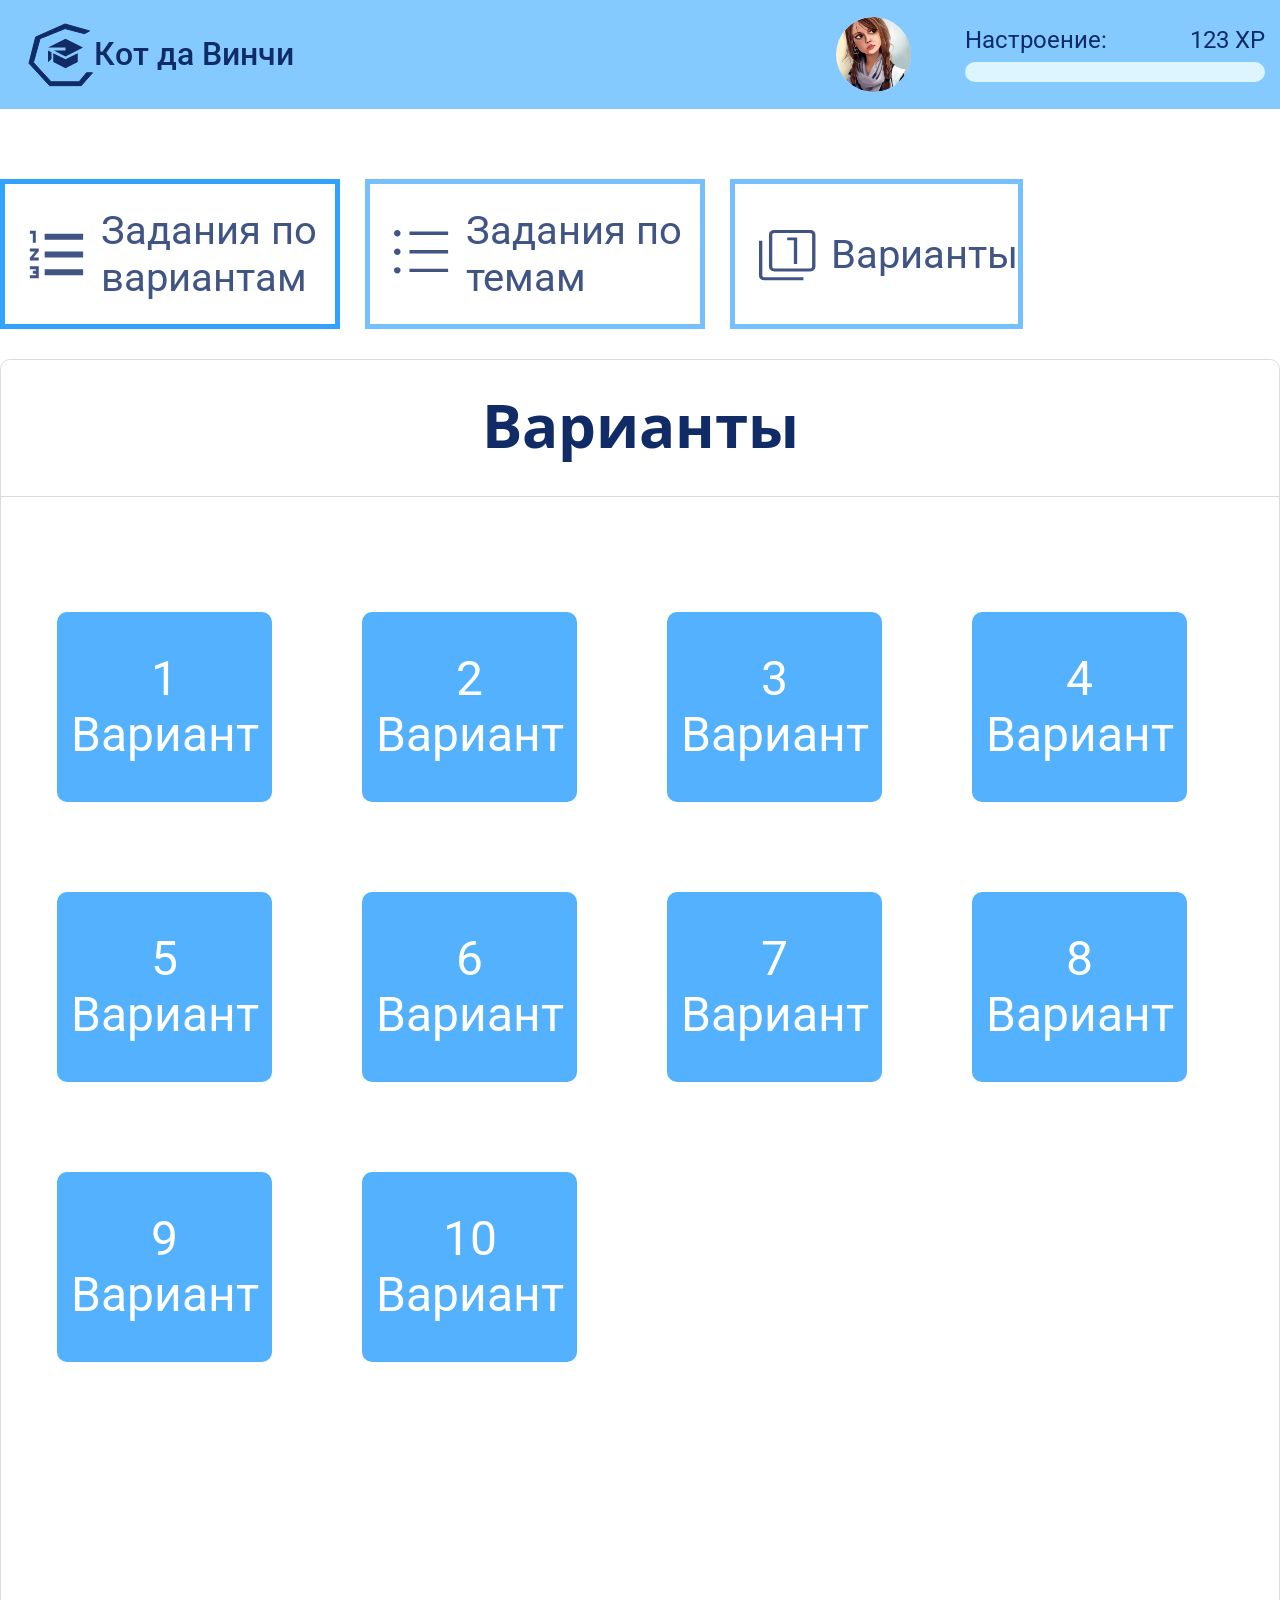
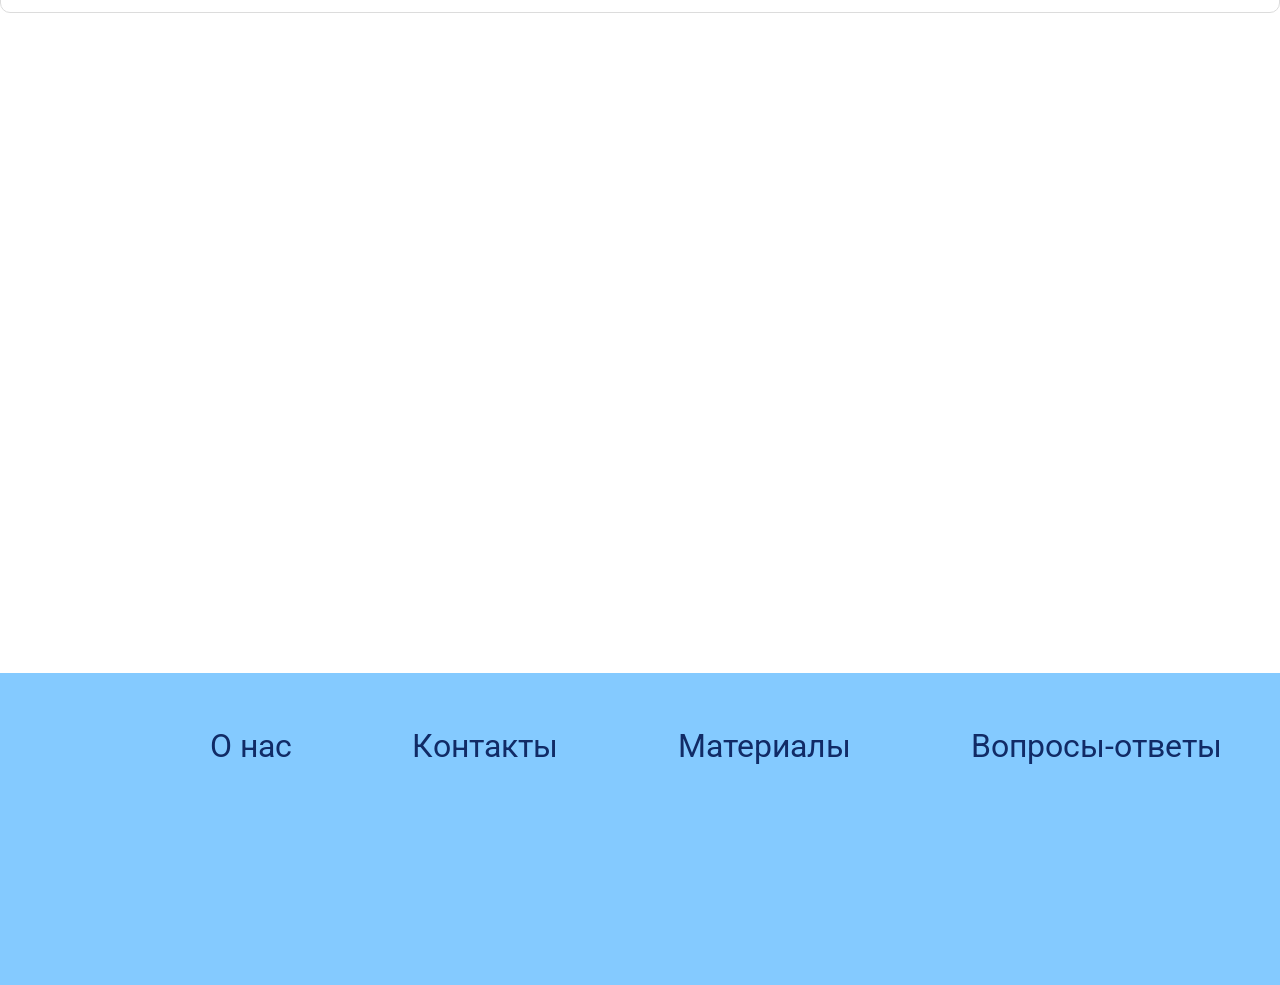
<file: variants.html>
<!DOCTYPE html>
<html lang="en">
<head>
    <meta charset="UTF-8">
    <link rel="preconnect" href="https://fonts.googleapis.com"><link rel="preconnect" href="https://fonts.gstatic.com" crossorigin><link href="https://fonts.googleapis.com/css2?family=Open+Sans:wght@700&family=Roboto:wght@400;500;700&display=swap" rel="stylesheet">
    <link href="css/reset.css" rel="stylesheet">
    <link href="css/style.css" rel="stylesheet">
    <title>Кот да Винчи - Варианты</title>
</head>
<body>
    <header class="pages-header">
        <nav class="pages-header-nav">
            <a class="logo" href="index.html">
                <img class="logo-img" src="img/logo.svg" alt="Логотип сайта Кот да Винчи">
                <h2 class="logo-name">Кот да Винчи</h2>
            </a>
            <div class="user-info">
                <img src="img/avatar.jpg" alt="Ваш аватар" width="75">
                <div class="pages-header-stats">
                    <p class="user-info-happiness">Настроение: <span class="user-info-happiness__amount">123 XP</span></p>
                    <div class="user-info-happiness__level"></div>
                </div>
            </div>
        </nav>
    </header>
    <main>
        <section class="variants_types">
            <ul class="variants_types_list">
                <li class="variants_types_list-item active numbers">Задания по вариантам</li>
                <li class="variants_types_list-item themes">Задания по темам</li>
                <li class="variants_types_list-item prepared">Варианты</li>
            </ul>
        </section>
        <section class="variants">
            <h1>Варианты</h1>
            <ul class="variants_list">
                <li class="variants_list-item"><a href="variant.html" class="variant-1">1 Вариант</a></li>
                <li class="variants_list-item"><a href="variant.html">2 Вариант</a></li>
                <li class="variants_list-item"><a href="variant.html">3 Вариант</a></li>
                <li class="variants_list-item"><a href="variant.html">4 Вариант</a></li>
                <li class="variants_list-item"><a href="variant.html">5 Вариант</a></li>
                <li class="variants_list-item"><a href="variant.html">6 Вариант</a></li>
                <li class="variants_list-item"><a href="variant.html">7 Вариант</a></li>
                <li class="variants_list-item"><a href="variant.html">8 Вариант</a></li>
                <li class="variants_list-item"><a href="variant.html">9 Вариант</a></li>
                <li class="variants_list-item"><a href="variant.html">10 Вариант</a><li>
            </ul>
        </section>
        <footer class="main-footer">
            <ul class="footer-nav">
                <li class="footer-nav-item"><a href="#">О нас</a></li>
                <li class="footer-nav-item"><a href="#">Контакты</a></li>
                <li class="footer-nav-item"><a href="#">Материалы</a></li>
                <li class="footer-nav-item"><a href="#">Вопросы-ответы</a></li>
            </ul>
        </footer>
    </main>
    <!-- <script src="js/compare-answer.js" rel="script"></script> -->
</body>
</html>
</file>
<file: css/style.css>
body {
    font-family: "Roboto", "Arial", sans-serif;
    font-weight: 500;
    font-size: 60px;
    color: #112B66;
    text-decoration: none;

    width: 100%;
}

main {
    background-color: #fff;
}

header {
    background-color: #84CAFF;
}

button[type="submit"] {
    background-color: #1570EF;
    border: 0;

    color: #FFF;
    font-weight: 400;
    font-size: 32px;
    line-height: 37px;
}

/* HEADER */

.main-nav {
    display: flex;
    justify-content: space-between;

    max-width: 1640px;

    margin: 0 auto;
    padding: 42px 0;
    border-bottom: 2px solid #112B66;
}

.logo {
    display: flex;
    align-items: center;
}

a.logo {
    color: #112B66;
    text-decoration: none;
}

.logo-name {
    margin: 0;
    font-size: 32px;
    line-height: 37px;
}

.header-registration {
    display: flex;
}

.header-registration a {
    font-weight: 400;
    font-size: 38px;
    line-height: 44px;
    display: block;
    margin: auto 0;

    color: #112B66;
    text-decoration: none;
}

.header-registration a:hover {
    opacity: .7;
}

.header-registration a:active {
    opacity: .5;
}

/* MAIN */

/* LOGIN */

.main-login {
    background-color: #84CAFF;
    background-image: url("../img/login_cats.svg");
    background-position: center;
    margin-bottom: 190px;
}

.main-login form {
    margin: 0 auto;
    padding-top: 66px;
    padding-bottom: 84px;
    max-width: 470px;

    display: flex;
    flex-direction: column;
    align-items: center;
}

.main-login h1 {
    margin: 0 0 25px;
    font-weight: 700;
    font-size: 64px;
    line-height: 75px;
}

input {
    width: 100%;
    height: 72px;

    background-color: #D1E9FF;
    border: 0;

    font-weight: 400;
    font-size: 32px;
    text-align: center;
    color: #112B66;

    margin: 0 0 61px;
}

input::placeholder {
    opacity: .75;
}

.last-input-in-list {
    margin: 0;
}

.main-login form button {
    margin: 73px 0 0;

    width: 267px;
    height: 55px;
}

/* ABOUT */

.about {
    display: flex;
    align-items: center;
    max-width: 1720px;

    margin: 170px auto;
}

.about:last-child {
    flex-direction: row-reverse;
}

.about p {
    font-weight: 600;
    font-size: 40px;
    line-height: 47px;

    margin-bottom: 50px;
}

.about img {
    display: block;
    margin-right: 150px;
}

.about:last-child img {
    margin-right: 0;
    margin-left: 150px;

    background-image: url("../img/about-cat.png");
    background-repeat: no-repeat;
    background-position: center;
}

.about p:last-child {
    display: flex;
    align-items: center;
    margin: 0;
}

div.screen {
    width: 1000px;
    height: 1000px;
    background-image: url("../img/monitor.svg");
}

.rocket-wrapper {
    background-image: url("../img/rocket.png");
    width: 100px;
    height: 100px;
}

/* FOOTER */

.main-footer {
    padding-top: 55px;
    padding-bottom: 220px;
    background-color: #84CAFF;
}

.footer-nav {
    font-weight: 400;
    font-size: 32px;
    line-height: 37px;
    max-width: 1020px;
    margin-right: 50px;
    margin-left: auto;

    display: flex;
}

.footer-nav-item {
    margin-right: 120px;
}

.footer-nav-item a {
    color: #112B66;
    text-decoration: none;
}

.footer-nav-item a:hover {
    opacity: .7;
}

.footer-nav-item a:active {
    opacity: .5;
}

.footer-nav-item:last-child {
    margin-right: 0;
}

/* REGISTRATION ===================================== */

.pages-header {
    padding-top: 17px;
    padding-bottom: 17px;
    padding-right: 15px;
    margin-bottom: 70px;
}

.pages-header .logo {
    margin-left: 28px;
    width: 266px;
}

.pages-header-nav {
    display: flex;
    justify-content: space-between;
}

.user-info {
    display: flex;
    gap: 54px;

    font-weight: 400;
    font-size: 24px;
}

.user-info img {
    border-radius: 50%;
}

.pages-header-stats {
    display: flex;
    flex-direction: column;
    justify-content: center;
}

.user-info-happiness {
    display: flex;
    justify-content: space-between;

    margin-bottom: 10px;
}

.user-info-happiness__amount {
    display: inline-block;
}

.user-info-happiness__level {
    width: 300px;
    height: 20px;
    background-color: #DDF5FF;
    border-radius: 10px;
}

.registration {
    max-width: 1300px;
    margin: 0 auto 85px;
    border: 1px solid #DCDCDC;
    border-radius: 10px;
}

.registration h1 {
    text-align: center;
    margin-top: 35px;
    margin-bottom: 30px;
    padding-bottom: 22px;
    border-bottom: 1px solid #DCDCDC;;
}

.registration form {
    max-width: 470px;
    margin: 0 auto;
}

.registration form input {
    margin-bottom: 45px;
}

.registration form button {
    display: block;
    width: 268px;
    height: 72px;
    margin: 0 auto 75px;
}

.registration form a {
    text-decoration: none;
}

/* VARIANTS =========================================================*/

.variants_types {
    max-width: 1680px;
    margin: 0 auto;
}

.variants_types_list {
    display: flex;

    max-width: 1050px;
}

.variants_types_list-item {
    font-weight: 400;
    font-size: 40px;
    line-height: 47px;
    max-width: 330px;
    height: 140px;
    border: 5px solid #53B1FD;
    opacity: .8;
    display: flex;
    align-items: center;

    margin-right: 25px;
}

.variants_types_list-item.active {
    border: 5px solid #008cff;
}

.variants_types_list-item:last-child {
    margin-right: 0;
}

.variants_types_list-item.numbers:before {
    display: inline-block;
    width: 54px;
    height: 48px;
    margin-left: 24px;
    margin-right: 18px;

    content: url("../img/variants_list_numbered.svg");
}

.variants_types_list-item.themes:before {
    display: inline-block;
    width: 54px;
    height: 48px;
    margin-left: 24px;
    margin-right: 18px;

    content: url("../img/variants_list_themes.svg");
}

.variants_types_list-item.prepared:before {
    display: inline-block;
    width: 54px;
    height: 48px;
    margin-left: 24px;
    margin-right: 18px;

    content: url("../img/variants_list_prepared.svg");
}

.variants {
    max-width: 1550px;
    margin: 30px auto 660px;

    border: 1px solid #DCDCDC;
    border-radius: 10px;
}

.variants h1, .variant h1 {
    font-weight: 700;
    font-size: 60px;
    line-height: 82px;
    font-family: 'Open Sans', "Arial", sans-serif;

    text-align: center;
    border-bottom: 1px solid #DCDCDC;
    padding-top: 24px;
    padding-bottom: 30px;
}

.variants_list {
    font-weight: 400;
    font-size: 48px;
    line-height: 56px;
    text-align: center;

    display: flex;
    flex-wrap: wrap;
    gap: 90px;

    margin: 115px 56px 250px 56px;
}

.variants_list-item a {
    display: flex;
    align-items: center;

    text-decoration: none;
    color: #fff;
    width: 215px;
    height: 190px;

    background-color: #53B1FD;
    border-radius: 10px;
}

.variants_list-item a:hover {
    opacity: .7;
}

.variants_list-item a:active {
    opacity: .5;
}

/* VARIANT ========================================================= */

.variant {
    max-width: 1680px;
    margin: 30px auto 180px;

    border: 1px solid #DCDCDC;
    border-radius: 10px;
}

.variant-tasks {
    font-weight: 400;
    font-size: 32px;
    line-height: 38px;
    color: #000;
}

.variant-tasks p {
    margin: 30px auto;
}

.variant-tasks img {
    display: block;
    margin: 50px auto;
}

.variant-tasks input {
    max-width: 560px;
    height: 66px;
}

.variant-tasks form {
    display: flex;
    margin-bottom: 35px;
    height: 66px;
}

.check-answer__button {
    width: 250px;
    height: 66px;
    margin-left: 20px;

    background-color: #53B1FD;

    font-weight: 400;
    color: #fff;
    font-size: 40px;
    line-height: 47px;
    border: 0;
}

.check-answer__button:hover {
    opacity: 0.7;
}

.check-answer__button:active {
    opacity: 0.5;
}


.variant-task {
    border-bottom: 3px solid #84CAFF;
}

.variant-task:last-child {
    border: 0;
    margin-bottom: 170px;
}

.variant-task a {
    display: block;
    margin: 30px auto;
    text-align: center;
    max-width: 200px;

    color: #000;
    text-decoration: underline;
}

.task-wrapper {
    max-width: 1540px;
    margin: 0 auto;
    position: relative;
}

.task-wrapper .number {
    position: absolute;
    left: -60px;
    font-size: 40px;
}

.expression {
    display: block;
    text-align: center;
    font-weight: 500;
}

.medium {
    font-weight: 500;
}
</file>
